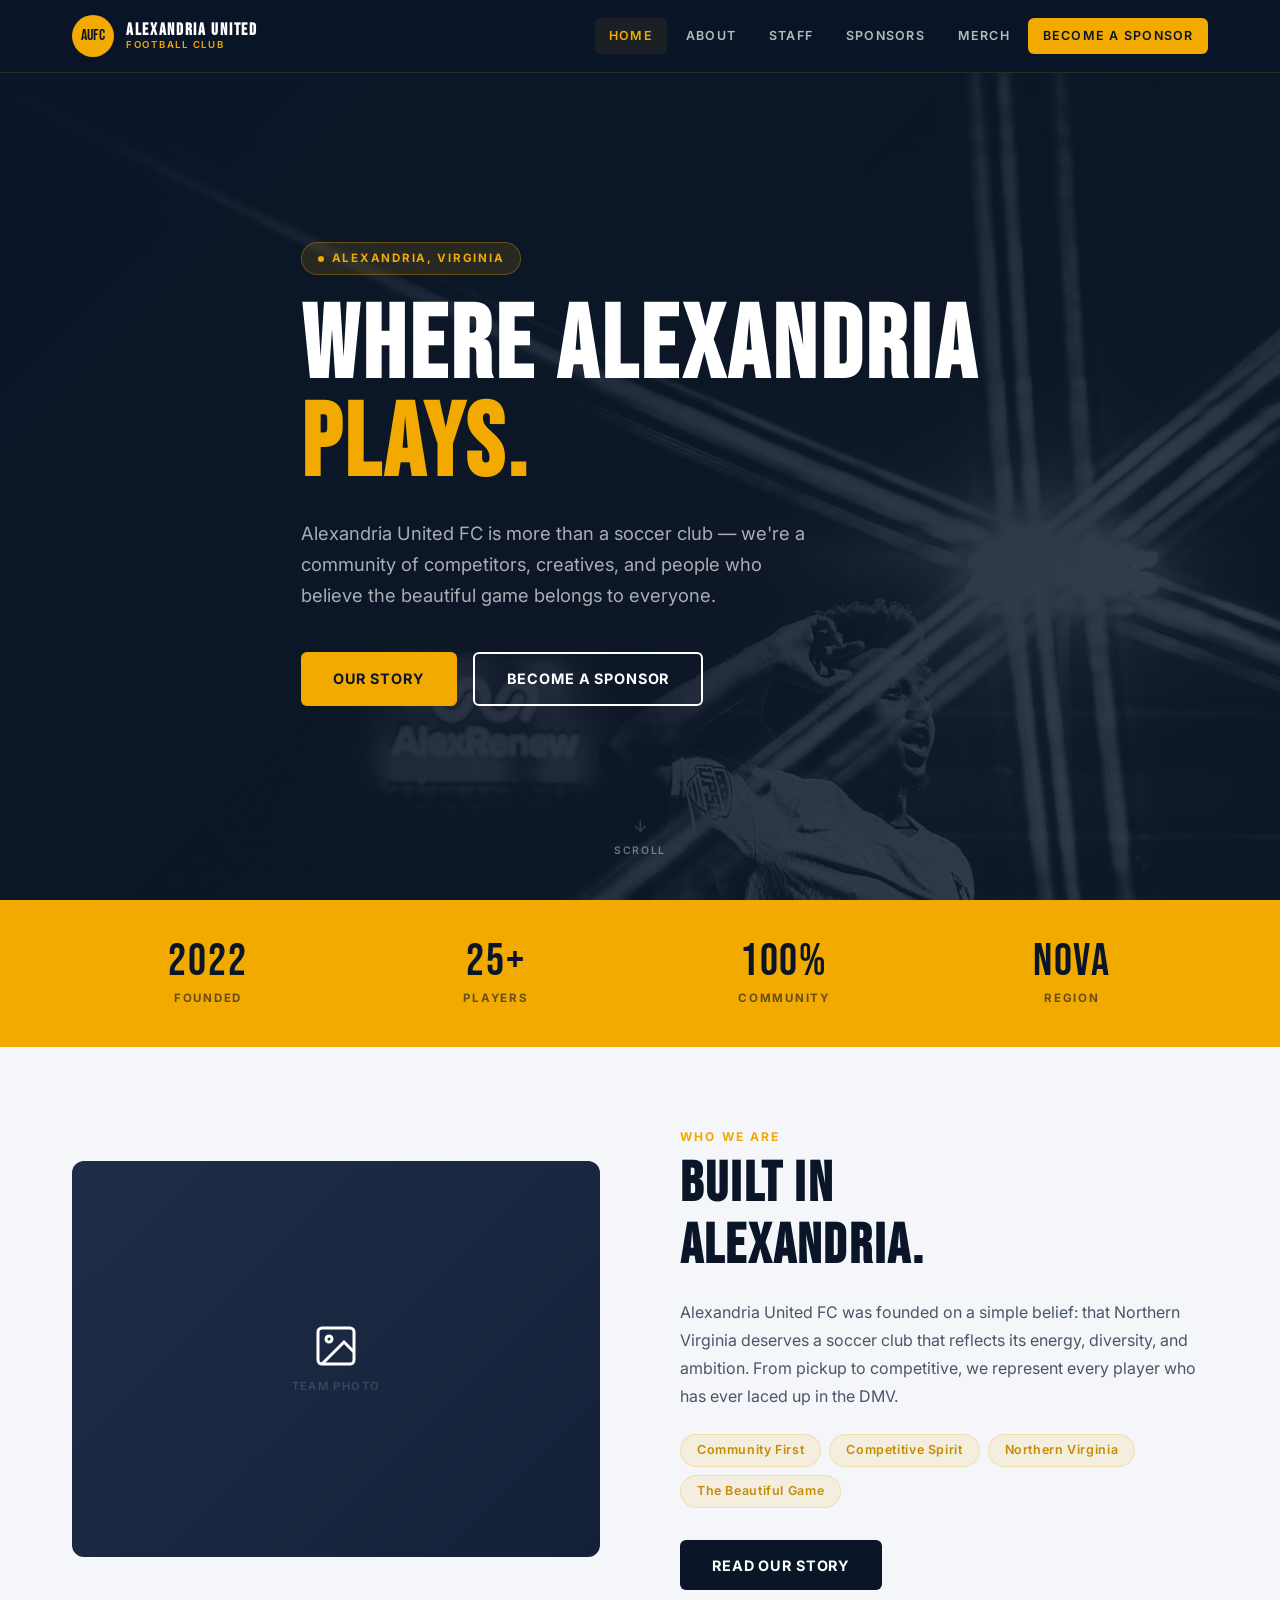
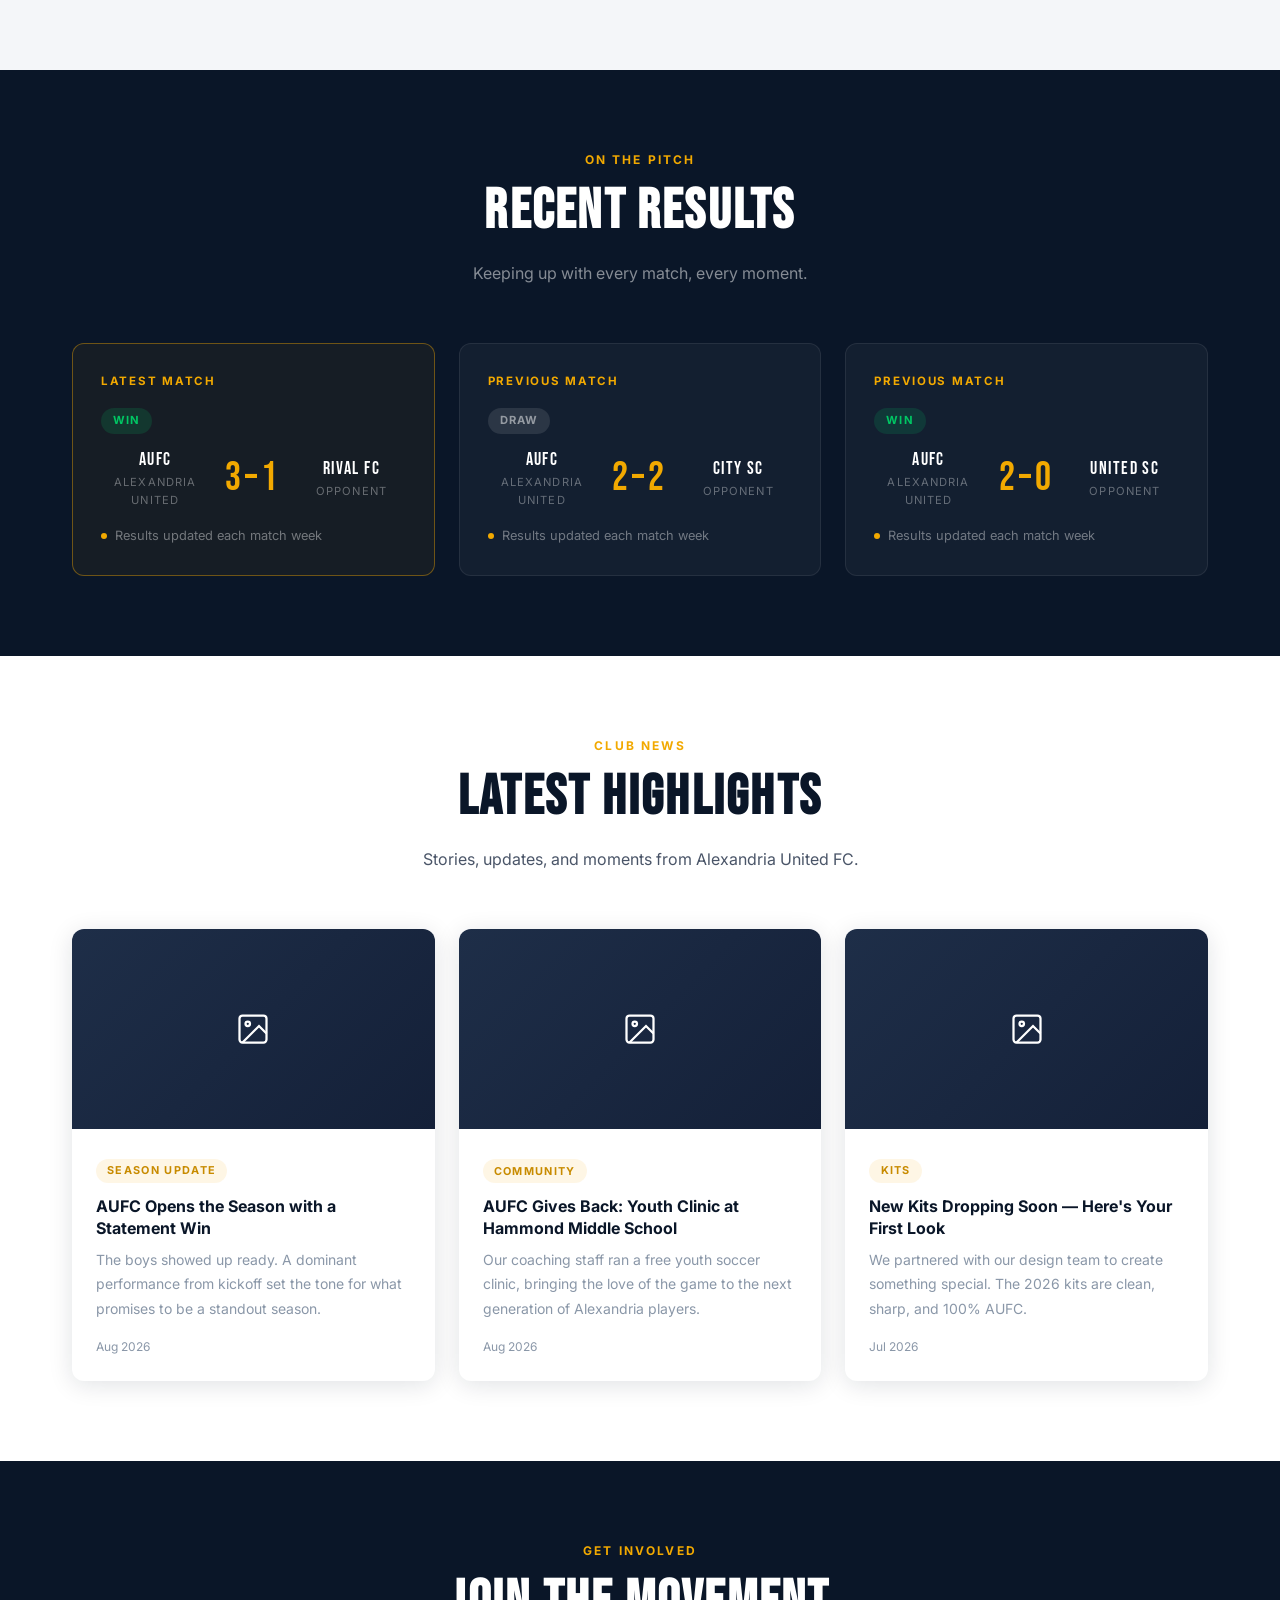
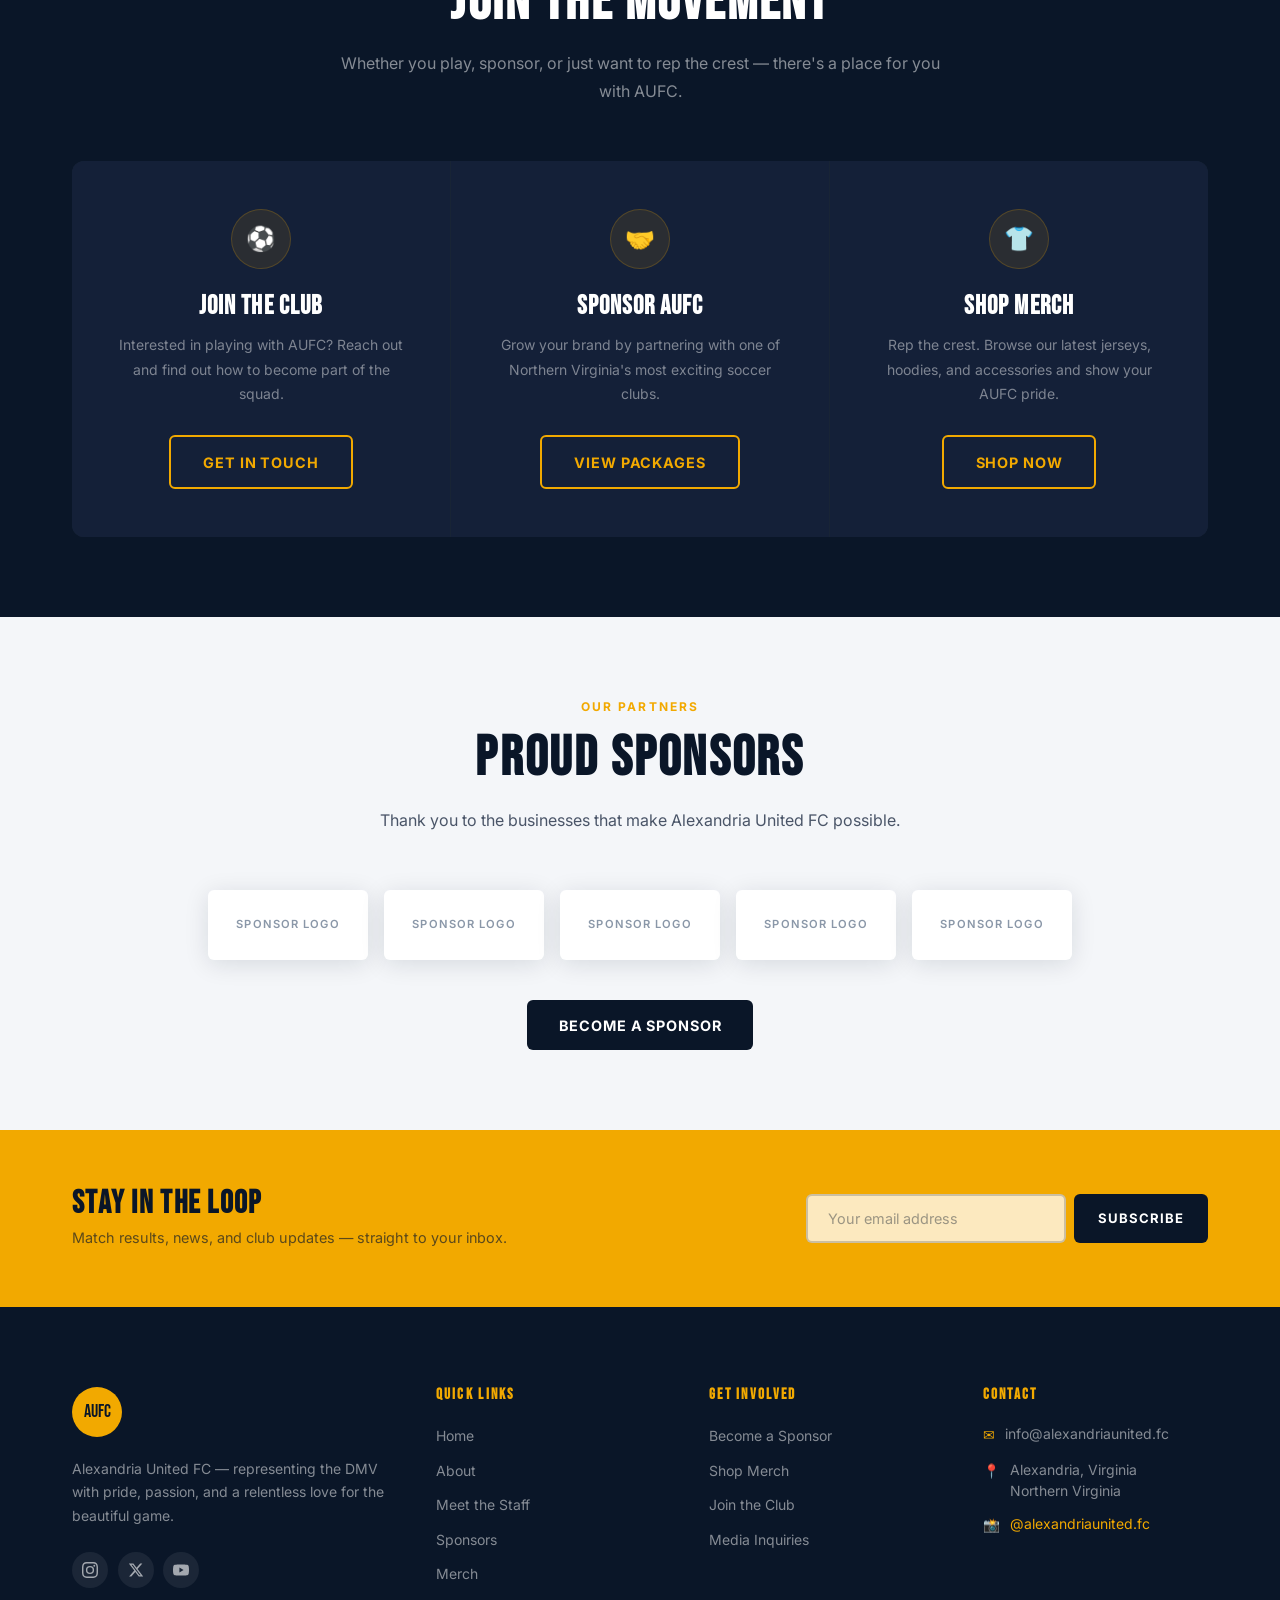
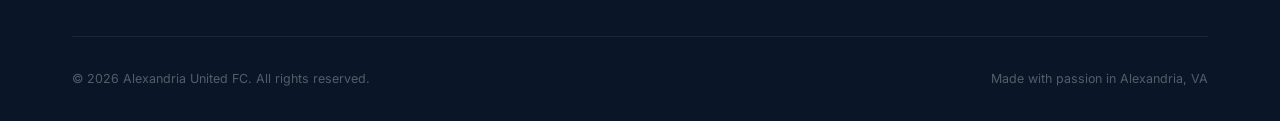
<file: index.html>
<!DOCTYPE html>
<html lang="en">
<head>
  <meta charset="UTF-8">
  <meta name="viewport" content="width=device-width, initial-scale=1.0">
  <title>Alexandria United FC</title>
  <link rel="stylesheet" href="styles.css">
  <style>
    /* ── HOME: Hero ── */
    .hero {
      min-height: 100vh;
      background: var(--navy);
      display: flex;
      align-items: center;
      position: relative;
      overflow: hidden;
    }
    /* Swap this background-image URL with your actual hero photo */
    .hero-bg {
      position: absolute;
      inset: 0;
      background-image: url('images/_R2A9013.jpg');
      background-size: cover;
      background-position: center top;
      opacity: 0.35;
    }
    .hero-overlay {
      position: absolute;
      inset: 0;
      background: linear-gradient(
        135deg,
        rgba(10,22,40,0.95) 0%,
        rgba(10,22,40,0.6) 50%,
        rgba(10,22,40,0.4) 100%
      );
    }
    .hero .container {
      position: relative;
      z-index: 1;
      padding-top: 7rem;
      padding-bottom: 4rem;
    }
    .hero-badge {
      display: inline-flex;
      align-items: center;
      gap: 0.5rem;
      background: rgba(242,169,0,0.12);
      border: 1px solid rgba(242,169,0,0.3);
      border-radius: 100px;
      padding: 0.4rem 1rem;
      font-size: 0.72rem;
      font-weight: 700;
      letter-spacing: 0.15em;
      text-transform: uppercase;
      color: var(--gold);
      margin-bottom: 1.5rem;
    }
    .hero-badge::before {
      content: '';
      width: 6px; height: 6px;
      background: var(--gold);
      border-radius: 50%;
    }
    .hero h1 {
      color: var(--white);
      max-width: 780px;
      line-height: 0.95;
      margin-bottom: 1.5rem;
    }
    .hero h1 .gold { color: var(--gold); }
    .hero-sub {
      font-size: 1.15rem;
      color: rgba(255,255,255,0.65);
      max-width: 520px;
      margin-bottom: 2.5rem;
      line-height: 1.7;
    }
    .hero-actions { display: flex; gap: 1rem; flex-wrap: wrap; }
    .hero-scroll {
      position: absolute;
      bottom: 2.5rem; left: 50%;
      transform: translateX(-50%);
      display: flex;
      flex-direction: column;
      align-items: center;
      gap: 0.5rem;
      color: rgba(255,255,255,0.4);
      font-size: 0.65rem;
      letter-spacing: 0.15em;
      text-transform: uppercase;
      font-weight: 600;
      z-index: 1;
      animation: bounce 2s infinite;
    }
    .hero-scroll svg { opacity: 0.4; }
    @keyframes bounce {
      0%, 100% { transform: translateX(-50%) translateY(0); }
      50%       { transform: translateX(-50%) translateY(6px); }
    }

    /* ── Stat Bar ── */
    .stat-bar {
      background: var(--gold);
      padding: 2rem 0;
    }
    .stat-bar-inner {
      display: grid;
      grid-template-columns: repeat(4, 1fr);
      gap: 1rem;
      text-align: center;
    }
    .stat-item { padding: 0.5rem; }
    .stat-num {
      font-family: 'Bebas Neue', sans-serif;
      font-size: 2.8rem;
      color: var(--navy);
      line-height: 1;
      letter-spacing: 0.04em;
    }
    .stat-label {
      font-size: 0.72rem;
      font-weight: 700;
      letter-spacing: 0.15em;
      text-transform: uppercase;
      color: rgba(10,22,40,0.6);
      margin-top: 0.25rem;
    }
    .stat-divider {
      width: 1px;
      background: rgba(10,22,40,0.15);
      align-self: stretch;
      margin: 0.5rem 0;
    }

    /* ── About teaser ── */
    .about-teaser {
      background: var(--off-white);
    }
    .about-grid {
      display: grid;
      grid-template-columns: 1fr 1fr;
      gap: 5rem;
      align-items: center;
    }
    .about-img {
      border-radius: var(--radius-lg);
      overflow: hidden;
      aspect-ratio: 4/3;
    }
    .about-img .photo-placeholder {
      width: 100%; height: 100%;
    }
    .about-content .section-label { margin-bottom: 0.5rem; }
    .about-content h2 { color: var(--navy); margin-bottom: 1.25rem; }
    .about-content p { margin-bottom: 1.5rem; }
    .about-tags { display: flex; flex-wrap: wrap; gap: 0.5rem; margin-bottom: 2rem; }
    .tag {
      padding: 0.35rem 1rem;
      background: rgba(242,169,0,0.1);
      border: 1px solid rgba(242,169,0,0.25);
      border-radius: 100px;
      font-size: 0.78rem;
      font-weight: 600;
      color: var(--gold-dark);
      letter-spacing: 0.05em;
    }

    /* ── Match Spotlight ── */
    .match-section { background: var(--navy); }
    .match-section .section-header h2 { color: var(--white); }
    .match-section .section-header p { color: rgba(255,255,255,0.5); }
    .matches-grid {
      display: grid;
      grid-template-columns: repeat(3, 1fr);
      gap: 1.5rem;
    }
    .match-card {
      background: rgba(255,255,255,0.04);
      border: 1px solid rgba(255,255,255,0.08);
      border-radius: var(--radius-lg);
      padding: 1.75rem;
      transition: all var(--transition);
    }
    .match-card:hover {
      background: rgba(255,255,255,0.07);
      border-color: rgba(242,169,0,0.3);
      transform: translateY(-4px);
    }
    .match-card.featured { border-color: rgba(242,169,0,0.4); background: rgba(242,169,0,0.05); }
    .match-date {
      font-size: 0.72rem;
      font-weight: 700;
      letter-spacing: 0.15em;
      text-transform: uppercase;
      color: var(--gold);
      margin-bottom: 1rem;
    }
    .match-teams {
      display: flex;
      align-items: center;
      justify-content: space-between;
      gap: 1rem;
      margin-bottom: 1rem;
    }
    .match-team { text-align: center; flex: 1; }
    .match-team-name {
      font-family: 'Bebas Neue', sans-serif;
      font-size: 1.1rem;
      letter-spacing: 0.08em;
      color: var(--white);
    }
    .match-team-sub {
      font-size: 0.7rem;
      color: rgba(255,255,255,0.35);
      text-transform: uppercase;
      letter-spacing: 0.1em;
    }
    .match-vs {
      font-family: 'Bebas Neue', sans-serif;
      font-size: 1.2rem;
      color: rgba(255,255,255,0.3);
      letter-spacing: 0.1em;
    }
    .match-score {
      font-family: 'Bebas Neue', sans-serif;
      font-size: 2.5rem;
      color: var(--gold);
      letter-spacing: 0.1em;
      line-height: 1;
    }
    .match-meta {
      font-size: 0.8rem;
      color: rgba(255,255,255,0.4);
      display: flex;
      align-items: center;
      gap: 0.5rem;
    }
    .match-meta::before {
      content: '';
      display: inline-block;
      width: 6px; height: 6px;
      background: var(--gold);
      border-radius: 50%;
    }
    .match-result {
      display: inline-block;
      padding: 0.25rem 0.75rem;
      border-radius: 100px;
      font-size: 0.7rem;
      font-weight: 700;
      letter-spacing: 0.1em;
      text-transform: uppercase;
      margin-bottom: 0.75rem;
    }
    .result-w { background: rgba(0,200,100,0.15); color: #00C864; }
    .result-l { background: rgba(255,60,60,0.15); color: #FF3C3C; }
    .result-d { background: rgba(255,255,255,0.1); color: rgba(255,255,255,0.5); }

    /* ── News ── */
    .news-grid {
      display: grid;
      grid-template-columns: repeat(3, 1fr);
      gap: 1.5rem;
    }
    .news-card { border-radius: var(--radius-lg); overflow: hidden; box-shadow: var(--shadow); background: white; transition: all var(--transition); }
    .news-card:hover { transform: translateY(-6px); box-shadow: var(--shadow-lg); }
    .news-img { aspect-ratio: 16/9; }
    .news-img .photo-placeholder { width: 100%; height: 100%; }
    .news-body { padding: 1.5rem; }
    .news-tag {
      display: inline-block;
      padding: 0.2rem 0.7rem;
      background: rgba(242,169,0,0.1);
      border-radius: 100px;
      font-size: 0.68rem;
      font-weight: 700;
      letter-spacing: 0.12em;
      text-transform: uppercase;
      color: var(--gold-dark);
      margin-bottom: 0.75rem;
    }
    .news-card h4 {
      font-family: 'Inter', sans-serif;
      font-size: 1rem;
      font-weight: 700;
      color: var(--navy);
      letter-spacing: 0;
      line-height: 1.4;
      margin-bottom: 0.5rem;
    }
    .news-card p { font-size: 0.875rem; color: var(--gray-mid); }
    .news-meta { display: flex; align-items: center; gap: 0.5rem; margin-top: 1rem; font-size: 0.75rem; color: var(--gray-mid); }
    .news-meta span { color: var(--gray-mid); }

    /* ── CTA Strip ── */
    .cta-strip { background: var(--navy); }
    .cta-grid {
      display: grid;
      grid-template-columns: repeat(3, 1fr);
      gap: 1px;
      background: rgba(255,255,255,0.06);
      border-radius: var(--radius-lg);
      overflow: hidden;
    }
    .cta-block {
      background: var(--navy-mid);
      padding: 3rem 2.5rem;
      text-align: center;
      transition: background var(--transition);
    }
    .cta-block:hover { background: var(--navy-light); }
    .cta-block .cta-icon {
      width: 60px; height: 60px;
      background: rgba(242,169,0,0.1);
      border: 1px solid rgba(242,169,0,0.2);
      border-radius: 50%;
      display: flex;
      align-items: center;
      justify-content: center;
      margin: 0 auto 1.5rem;
      font-size: 1.5rem;
    }
    .cta-block h3 { color: var(--white); font-size: 1.6rem; margin-bottom: 0.75rem; }
    .cta-block p { color: rgba(255,255,255,0.45); font-size: 0.875rem; margin-bottom: 1.75rem; }

    /* ── Sponsor teaser ── */
    .sponsor-teaser { background: var(--off-white); }
    .sponsor-logos {
      display: flex;
      flex-wrap: wrap;
      gap: 1rem;
      justify-content: center;
      align-items: center;
      margin-top: 2rem;
    }
    .sponsor-logo-box {
      width: 160px; height: 70px;
      background: white;
      border-radius: var(--radius);
      box-shadow: var(--shadow);
      display: flex;
      align-items: center;
      justify-content: center;
      font-size: 0.7rem;
      color: var(--gray-mid);
      letter-spacing: 0.1em;
      text-transform: uppercase;
      font-weight: 600;
      transition: all var(--transition);
    }
    .sponsor-logo-box:hover { transform: translateY(-3px); box-shadow: var(--shadow-lg); }

    /* Responsive */
    @media (max-width: 900px) {
      .about-grid { grid-template-columns: 1fr; gap: 2.5rem; }
      .matches-grid { grid-template-columns: 1fr; }
      .news-grid { grid-template-columns: 1fr 1fr; }
      .cta-grid { grid-template-columns: 1fr; }
      .stat-bar-inner { grid-template-columns: repeat(2, 1fr); }
    }
    @media (max-width: 600px) {
      .news-grid { grid-template-columns: 1fr; }
      .hero h1 { font-size: clamp(2.8rem, 11vw, 5rem); }
    }
  </style>
</head>
<body>

<!-- ══ NAV ══════════════════════════════════════════════ -->
<nav>
  <div class="nav-inner">
    <a href="index.html" class="nav-logo">
      <div class="logo-mark"><span>AUFC</span></div>
      <div class="logo-text">
        <strong>Alexandria United</strong>
        <small>Football Club</small>
      </div>
    </a>
    <div class="nav-links">
      <a href="index.html" class="active">Home</a>
      <a href="about.html">About</a>
      <a href="staff.html">Staff</a>
      <a href="sponsors.html">Sponsors</a>
      <a href="merch.html">Merch</a>
      <a href="sponsors.html" class="nav-cta">Become a Sponsor</a>
    </div>
    <button class="nav-hamburger" onclick="document.querySelector('.mobile-menu').classList.toggle('open')" aria-label="Menu">
      <span></span><span></span><span></span>
    </button>
  </div>
</nav>
<div class="mobile-menu">
  <a href="index.html">Home</a>
  <a href="about.html">About</a>
  <a href="staff.html">Staff</a>
  <a href="sponsors.html">Sponsors</a>
  <a href="merch.html">Merch</a>
  <a href="sponsors.html">Become a Sponsor</a>
</div>

<!-- ══ HERO ══════════════════════════════════════════════ -->
<section class="hero">
  <!-- Replace images/hero.jpg with your actual team photo -->
  <div class="hero-bg"></div>
  <div class="hero-overlay"></div>
  <div class="container">
    <div class="hero-badge">Alexandria, Virginia</div>
    <h1>Where Alexandria<br><span class="gold">Plays.</span></h1>
    <p class="hero-sub">Alexandria United FC is more than a soccer club — we're a community of competitors, creatives, and people who believe the beautiful game belongs to everyone.</p>
    <div class="hero-actions">
      <a href="about.html" class="btn btn-primary">Our Story</a>
      <a href="sponsors.html" class="btn btn-outline">Become a Sponsor</a>
    </div>
  </div>
  <div class="hero-scroll">
    <svg width="18" height="18" fill="none" stroke="currentColor" stroke-width="2" viewBox="0 0 24 24"><path d="M12 5v14M5 12l7 7 7-7"/></svg>
    Scroll
  </div>
</section>

<!-- ══ STAT BAR ═══════════════════════════════════════════ -->
<div class="stat-bar">
  <div class="container">
    <div class="stat-bar-inner">
      <div class="stat-item">
        <div class="stat-num">2022</div>
        <div class="stat-label">Founded</div>
      </div>
      <div class="stat-item">
        <div class="stat-num">25+</div>
        <div class="stat-label">Players</div>
      </div>
      <div class="stat-item">
        <div class="stat-num">100%</div>
        <div class="stat-label">Community</div>
      </div>
      <div class="stat-item">
        <div class="stat-num">NOVA</div>
        <div class="stat-label">Region</div>
      </div>
    </div>
  </div>
</div>

<!-- ══ ABOUT TEASER ══════════════════════════════════════ -->
<section class="about-teaser">
  <div class="container">
    <div class="about-grid">
      <div class="about-img">
        <!-- Replace with your team photo: <img src="images/team.jpg" alt="AUFC Team"> -->
        <div class="photo-placeholder" style="height:100%">
          <svg width="48" height="48" fill="none" stroke="white" stroke-width="1.5" viewBox="0 0 24 24"><rect x="3" y="3" width="18" height="18" rx="2"/><circle cx="8.5" cy="8.5" r="1.5"/><path d="M21 15l-5-5L5 21"/></svg>
          <span>Team Photo</span>
        </div>
      </div>
      <div class="about-content">
        <span class="section-label">Who We Are</span>
        <h2>Built in<br>Alexandria.</h2>
        <p>Alexandria United FC was founded on a simple belief: that Northern Virginia deserves a soccer club that reflects its energy, diversity, and ambition. From pickup to competitive, we represent every player who has ever laced up in the DMV.</p>
        <div class="about-tags">
          <span class="tag">Community First</span>
          <span class="tag">Competitive Spirit</span>
          <span class="tag">Northern Virginia</span>
          <span class="tag">The Beautiful Game</span>
        </div>
        <a href="about.html" class="btn btn-navy">Read Our Story</a>
      </div>
    </div>
  </div>
</section>

<!-- ══ MATCH RESULTS ══════════════════════════════════════ -->
<section class="match-section">
  <div class="container">
    <div class="section-header">
      <span class="section-label">On the Pitch</span>
      <h2>Recent Results</h2>
      <p style="color:rgba(255,255,255,0.5)">Keeping up with every match, every moment.</p>
    </div>
    <div class="matches-grid">
      <div class="match-card featured">
        <div class="match-date">Latest Match</div>
        <span class="match-result result-w">Win</span>
        <div class="match-teams">
          <div class="match-team">
            <div class="match-team-name">AUFC</div>
            <div class="match-team-sub">Alexandria United</div>
          </div>
          <div>
            <div class="match-score">3–1</div>
          </div>
          <div class="match-team">
            <div class="match-team-name">Rival FC</div>
            <div class="match-team-sub">Opponent</div>
          </div>
        </div>
        <div class="match-meta">Results updated each match week</div>
      </div>
      <div class="match-card">
        <div class="match-date">Previous Match</div>
        <span class="match-result result-d">Draw</span>
        <div class="match-teams">
          <div class="match-team">
            <div class="match-team-name">AUFC</div>
            <div class="match-team-sub">Alexandria United</div>
          </div>
          <div>
            <div class="match-score">2–2</div>
          </div>
          <div class="match-team">
            <div class="match-team-name">City SC</div>
            <div class="match-team-sub">Opponent</div>
          </div>
        </div>
        <div class="match-meta">Results updated each match week</div>
      </div>
      <div class="match-card">
        <div class="match-date">Previous Match</div>
        <span class="match-result result-w">Win</span>
        <div class="match-teams">
          <div class="match-team">
            <div class="match-team-name">AUFC</div>
            <div class="match-team-sub">Alexandria United</div>
          </div>
          <div>
            <div class="match-score">2–0</div>
          </div>
          <div class="match-team">
            <div class="match-team-name">United SC</div>
            <div class="match-team-sub">Opponent</div>
          </div>
        </div>
        <div class="match-meta">Results updated each match week</div>
      </div>
    </div>
  </div>
</section>

<!-- ══ NEWS / HIGHLIGHTS ══════════════════════════════════ -->
<section>
  <div class="container">
    <div class="section-header">
      <span class="section-label">Club News</span>
      <h2>Latest Highlights</h2>
      <p>Stories, updates, and moments from Alexandria United FC.</p>
    </div>
    <div class="news-grid">
      <div class="news-card">
        <div class="news-img">
          <!-- Replace with actual image -->
          <div class="photo-placeholder" style="height:200px">
            <svg width="36" height="36" fill="none" stroke="white" stroke-width="1.5" viewBox="0 0 24 24"><rect x="3" y="3" width="18" height="18" rx="2"/><circle cx="8.5" cy="8.5" r="1.5"/><path d="M21 15l-5-5L5 21"/></svg>
          </div>
        </div>
        <div class="news-body">
          <span class="news-tag">Season Update</span>
          <h4>AUFC Opens the Season with a Statement Win</h4>
          <p>The boys showed up ready. A dominant performance from kickoff set the tone for what promises to be a standout season.</p>
          <div class="news-meta"><span>Aug 2026</span></div>
        </div>
      </div>
      <div class="news-card">
        <div class="news-img">
          <div class="photo-placeholder" style="height:200px">
            <svg width="36" height="36" fill="none" stroke="white" stroke-width="1.5" viewBox="0 0 24 24"><rect x="3" y="3" width="18" height="18" rx="2"/><circle cx="8.5" cy="8.5" r="1.5"/><path d="M21 15l-5-5L5 21"/></svg>
          </div>
        </div>
        <div class="news-body">
          <span class="news-tag">Community</span>
          <h4>AUFC Gives Back: Youth Clinic at Hammond Middle School</h4>
          <p>Our coaching staff ran a free youth soccer clinic, bringing the love of the game to the next generation of Alexandria players.</p>
          <div class="news-meta"><span>Aug 2026</span></div>
        </div>
      </div>
      <div class="news-card">
        <div class="news-img">
          <div class="photo-placeholder" style="height:200px">
            <svg width="36" height="36" fill="none" stroke="white" stroke-width="1.5" viewBox="0 0 24 24"><rect x="3" y="3" width="18" height="18" rx="2"/><circle cx="8.5" cy="8.5" r="1.5"/><path d="M21 15l-5-5L5 21"/></svg>
          </div>
        </div>
        <div class="news-body">
          <span class="news-tag">Kits</span>
          <h4>New Kits Dropping Soon — Here's Your First Look</h4>
          <p>We partnered with our design team to create something special. The 2026 kits are clean, sharp, and 100% AUFC.</p>
          <div class="news-meta"><span>Jul 2026</span></div>
        </div>
      </div>
    </div>
  </div>
</section>

<!-- ══ CTA STRIP ══════════════════════════════════════════ -->
<section class="cta-strip">
  <div class="container">
    <div class="section-header">
      <span class="section-label">Get Involved</span>
      <h2 style="color:white">Join the Movement</h2>
      <p style="color:rgba(255,255,255,0.5)">Whether you play, sponsor, or just want to rep the crest — there's a place for you with AUFC.</p>
    </div>
    <div class="cta-grid">
      <div class="cta-block">
        <div class="cta-icon">⚽</div>
        <h3>Join the Club</h3>
        <p>Interested in playing with AUFC? Reach out and find out how to become part of the squad.</p>
        <a href="mailto:info@alexandriaunited.fc" class="btn btn-gold-outline">Get in Touch</a>
      </div>
      <div class="cta-block">
        <div class="cta-icon">🤝</div>
        <h3>Sponsor AUFC</h3>
        <p>Grow your brand by partnering with one of Northern Virginia's most exciting soccer clubs.</p>
        <a href="sponsors.html" class="btn btn-gold-outline">View Packages</a>
      </div>
      <div class="cta-block">
        <div class="cta-icon">👕</div>
        <h3>Shop Merch</h3>
        <p>Rep the crest. Browse our latest jerseys, hoodies, and accessories and show your AUFC pride.</p>
        <a href="merch.html" class="btn btn-gold-outline">Shop Now</a>
      </div>
    </div>
  </div>
</section>

<!-- ══ SPONSOR TEASER ═════════════════════════════════════ -->
<section class="sponsor-teaser">
  <div class="container">
    <div class="section-header">
      <span class="section-label">Our Partners</span>
      <h2>Proud Sponsors</h2>
      <p>Thank you to the businesses that make Alexandria United FC possible.</p>
    </div>
    <div class="sponsor-logos">
      <div class="sponsor-logo-box">Sponsor Logo</div>
      <div class="sponsor-logo-box">Sponsor Logo</div>
      <div class="sponsor-logo-box">Sponsor Logo</div>
      <div class="sponsor-logo-box">Sponsor Logo</div>
      <div class="sponsor-logo-box">Sponsor Logo</div>
    </div>
    <div style="text-align:center; margin-top:2.5rem;">
      <a href="sponsors.html" class="btn btn-navy">Become a Sponsor</a>
    </div>
  </div>
</section>

<!-- ══ NEWSLETTER ═════════════════════════════════════════ -->
<div class="newsletter-strip">
  <div class="container">
    <div class="newsletter-inner">
      <div>
        <h3>Stay in the Loop</h3>
        <p>Match results, news, and club updates — straight to your inbox.</p>
      </div>
      <form class="newsletter-form" onsubmit="return false;">
        <input type="email" placeholder="Your email address">
        <button type="submit">Subscribe</button>
      </form>
    </div>
  </div>
</div>

<!-- ══ FOOTER ═════════════════════════════════════════════ -->
<footer>
  <div class="container">
    <div class="footer-top">
      <div class="footer-brand">
        <div class="logo-mark"><span>AUFC</span></div>
        <p>Alexandria United FC — representing the DMV with pride, passion, and a relentless love for the beautiful game.</p>
        <div class="footer-socials">
          <a href="https://www.instagram.com/alexandriaunited.fc/" target="_blank" title="Instagram">
            <svg width="16" height="16" fill="currentColor" viewBox="0 0 24 24"><path d="M12 2.163c3.204 0 3.584.012 4.85.07 3.252.148 4.771 1.691 4.919 4.919.058 1.265.069 1.645.069 4.849 0 3.205-.012 3.584-.069 4.849-.149 3.225-1.664 4.771-4.919 4.919-1.266.058-1.644.07-4.85.07-3.204 0-3.584-.012-4.849-.07-3.26-.149-4.771-1.699-4.919-4.92-.058-1.265-.07-1.644-.07-4.849 0-3.204.013-3.583.07-4.849.149-3.227 1.664-4.771 4.919-4.919 1.266-.057 1.645-.069 4.849-.069zM12 0C8.741 0 8.333.014 7.053.072 2.695.272.273 2.69.073 7.052.014 8.333 0 8.741 0 12c0 3.259.014 3.668.072 4.948.2 4.358 2.618 6.78 6.98 6.98C8.333 23.986 8.741 24 12 24c3.259 0 3.668-.014 4.948-.072 4.354-.2 6.782-2.618 6.979-6.98.059-1.28.073-1.689.073-4.948 0-3.259-.014-3.667-.072-4.947-.196-4.354-2.617-6.78-6.979-6.98C15.668.014 15.259 0 12 0zm0 5.838a6.162 6.162 0 100 12.324 6.162 6.162 0 000-12.324zM12 16a4 4 0 110-8 4 4 0 010 8zm6.406-11.845a1.44 1.44 0 100 2.881 1.44 1.44 0 000-2.881z"/></svg>
          </a>
          <a href="#" title="Twitter/X">
            <svg width="16" height="16" fill="currentColor" viewBox="0 0 24 24"><path d="M18.244 2.25h3.308l-7.227 8.26 8.502 11.24H16.17l-5.214-6.817L4.99 21.75H1.68l7.73-8.835L1.254 2.25H8.08l4.713 6.231zm-1.161 17.52h1.833L7.084 4.126H5.117z"/></svg>
          </a>
          <a href="#" title="YouTube">
            <svg width="16" height="16" fill="currentColor" viewBox="0 0 24 24"><path d="M23.495 6.205a3.007 3.007 0 00-2.088-2.088c-1.87-.501-9.396-.501-9.396-.501s-7.507-.01-9.396.501A3.007 3.007 0 00.527 6.205a31.247 31.247 0 00-.522 5.805 31.247 31.247 0 00.522 5.783 3.007 3.007 0 002.088 2.088c1.868.502 9.396.502 9.396.502s7.506 0 9.396-.502a3.007 3.007 0 002.088-2.088 31.247 31.247 0 00.5-5.783 31.247 31.247 0 00-.5-5.805zM9.609 15.601V8.408l6.264 3.602z"/></svg>
          </a>
        </div>
      </div>
      <div class="footer-col">
        <h5>Quick Links</h5>
        <ul>
          <li><a href="index.html">Home</a></li>
          <li><a href="about.html">About</a></li>
          <li><a href="staff.html">Meet the Staff</a></li>
          <li><a href="sponsors.html">Sponsors</a></li>
          <li><a href="merch.html">Merch</a></li>
        </ul>
      </div>
      <div class="footer-col">
        <h5>Get Involved</h5>
        <ul>
          <li><a href="sponsors.html">Become a Sponsor</a></li>
          <li><a href="merch.html">Shop Merch</a></li>
          <li><a href="mailto:info@alexandriaunited.fc">Join the Club</a></li>
          <li><a href="mailto:taylor.memon@gmail.com">Media Inquiries</a></li>
        </ul>
      </div>
      <div class="footer-col">
        <h5>Contact</h5>
        <div class="contact-item">
          <span class="ci-icon">✉</span>
          <span>info@alexandriaunited.fc</span>
        </div>
        <div class="contact-item">
          <span class="ci-icon">📍</span>
          <span>Alexandria, Virginia<br>Northern Virginia</span>
        </div>
        <div class="contact-item">
          <span class="ci-icon">📸</span>
          <span><a href="https://www.instagram.com/alexandriaunited.fc/" target="_blank" style="color:var(--gold)">@alexandriaunited.fc</a></span>
        </div>
      </div>
    </div>
    <div class="footer-bottom">
      <span>&copy; 2026 Alexandria United FC. All rights reserved.</span>
      <span>Made with passion in Alexandria, VA</span>
    </div>
  </div>
</footer>

</body>
</html>
</file>
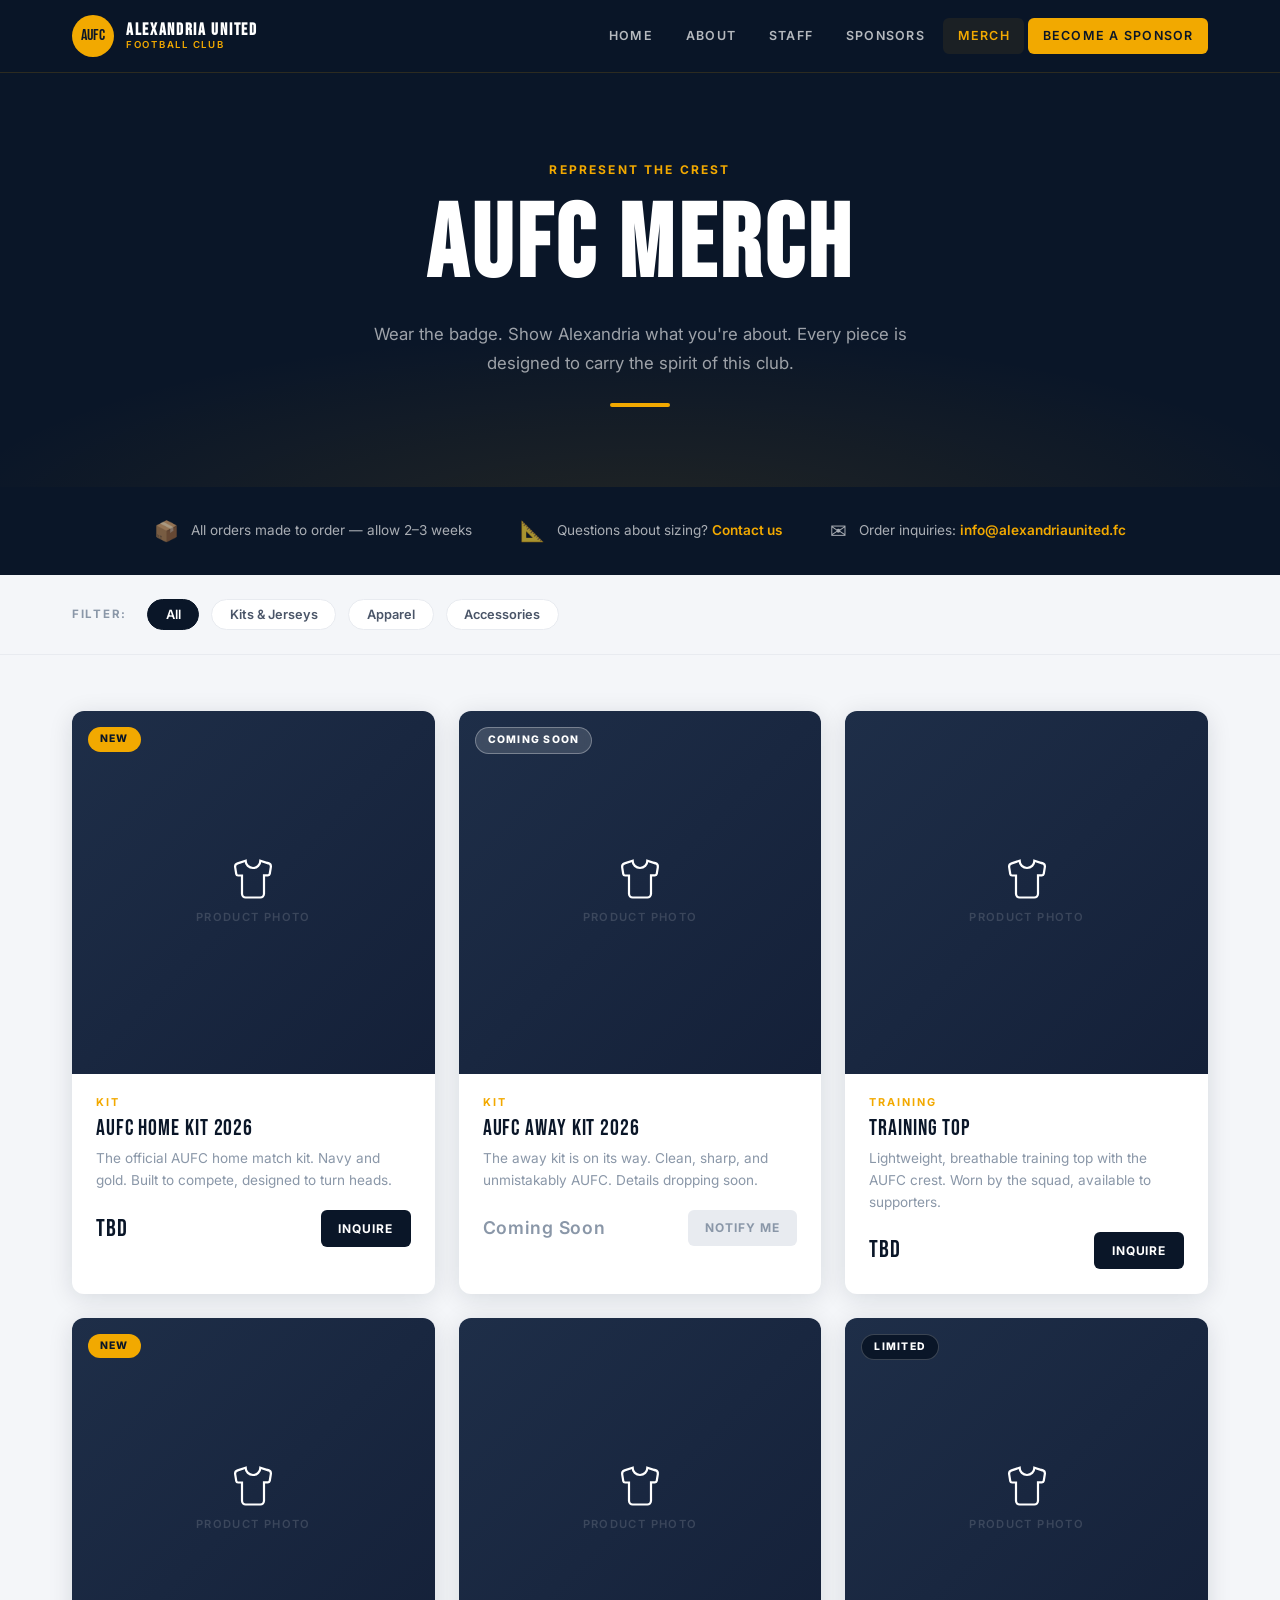
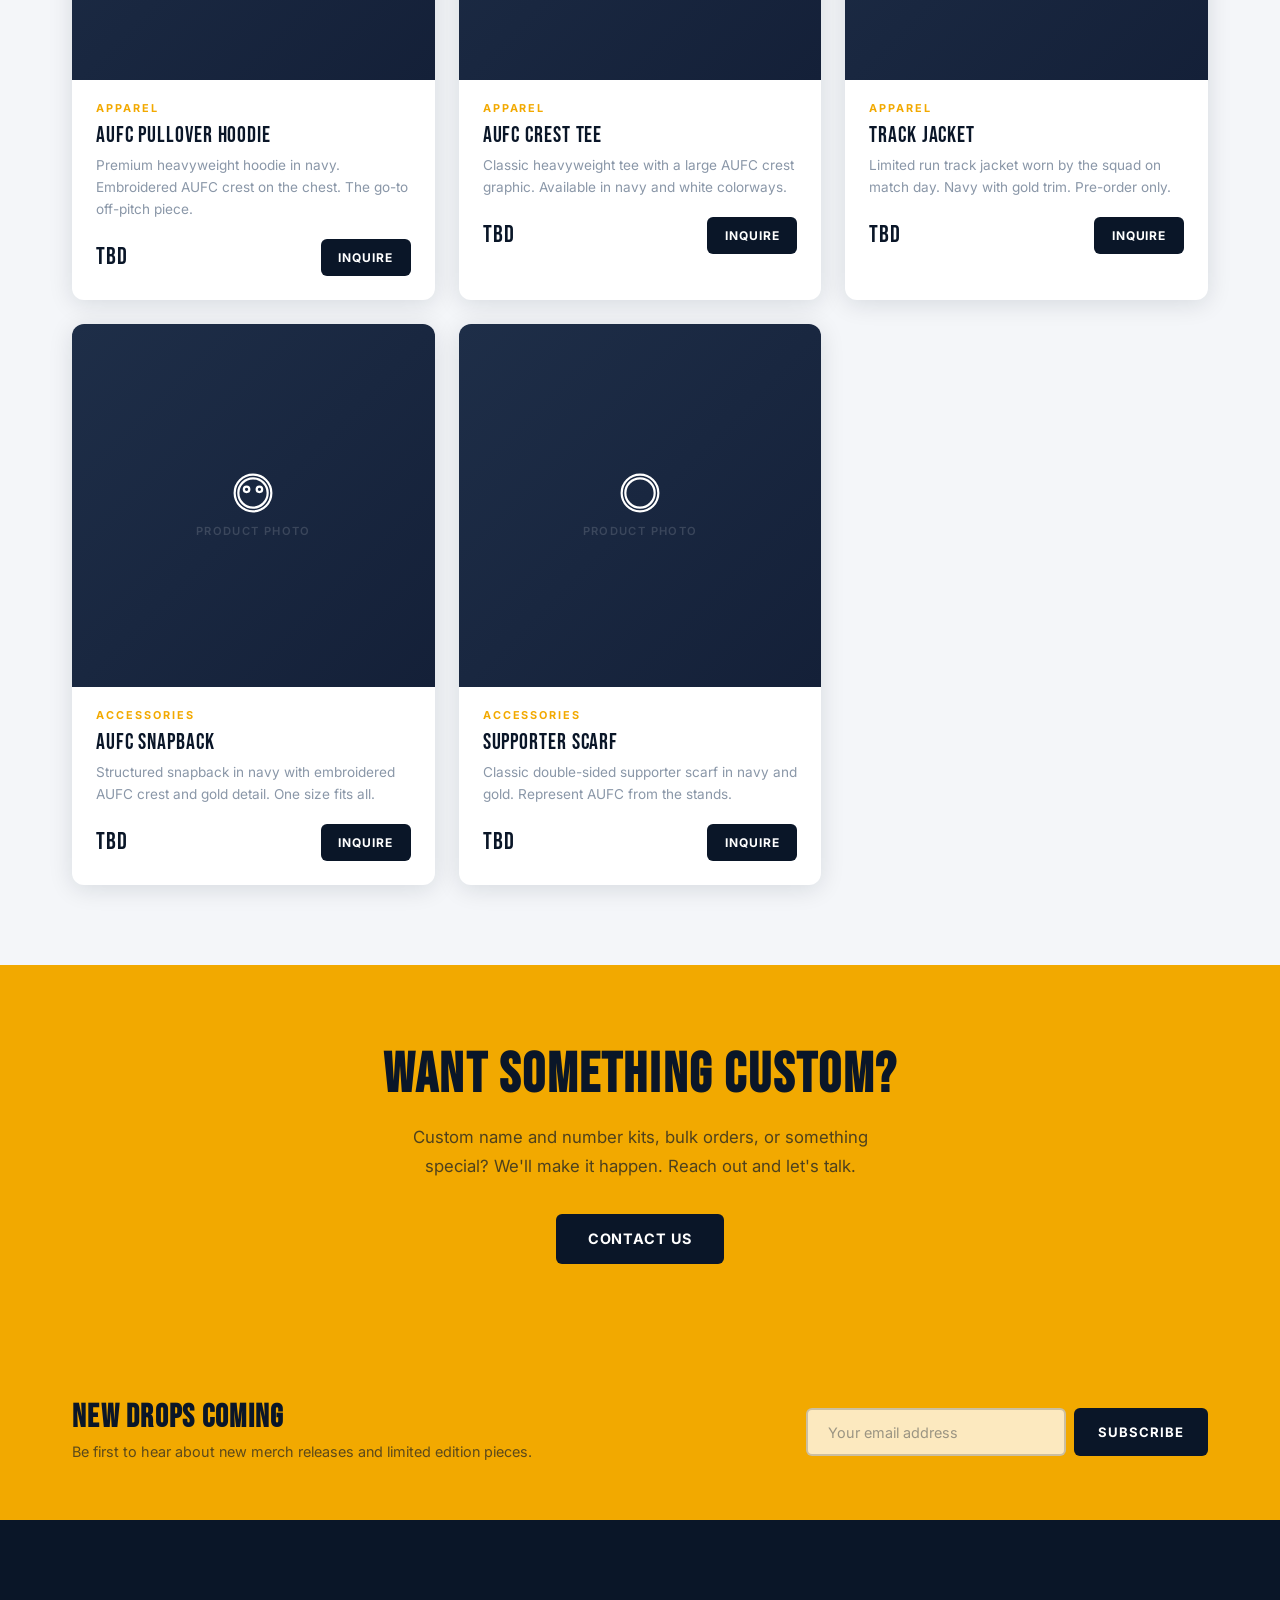
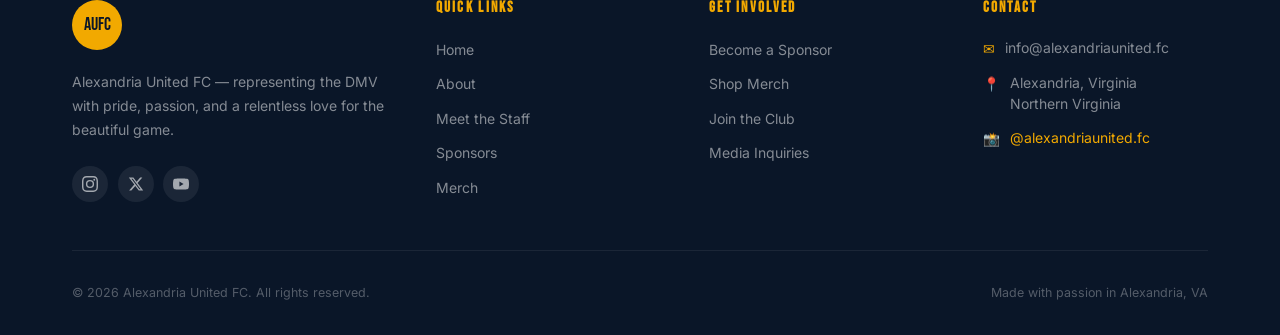
<file: merch.html>
<!DOCTYPE html>
<html lang="en">
<head>
  <meta charset="UTF-8">
  <meta name="viewport" content="width=device-width, initial-scale=1.0">
  <title>Merch — Alexandria United FC</title>
  <link rel="stylesheet" href="styles.css">
  <style>
    /* ── Filter bar ── */
    .filter-bar { background: var(--off-white); padding: 1.5rem 0; border-bottom: 1px solid var(--gray-light); }
    .filter-inner {
      display: flex;
      align-items: center;
      gap: 0.75rem;
      flex-wrap: wrap;
    }
    .filter-label {
      font-size: 0.72rem;
      font-weight: 700;
      letter-spacing: 0.15em;
      text-transform: uppercase;
      color: var(--gray-mid);
      margin-right: 0.5rem;
    }
    .filter-btn {
      padding: 0.45rem 1.1rem;
      border-radius: 100px;
      border: 1.5px solid var(--gray-light);
      font-size: 0.8rem;
      font-weight: 600;
      color: var(--gray-dark);
      background: var(--white);
      transition: all var(--transition);
      cursor: pointer;
    }
    .filter-btn:hover,
    .filter-btn.active {
      border-color: var(--navy);
      background: var(--navy);
      color: var(--white);
    }

    /* ── Product grid ── */
    .products-section { background: var(--off-white); padding: 3.5rem 0 5rem; }
    .products-grid {
      display: grid;
      grid-template-columns: repeat(auto-fill, minmax(280px, 1fr));
      gap: 1.5rem;
    }

    /* ── Product card ── */
    .product-card {
      background: var(--white);
      border-radius: var(--radius-lg);
      overflow: hidden;
      box-shadow: var(--shadow);
      transition: all var(--transition);
    }
    .product-card:hover { transform: translateY(-6px); box-shadow: var(--shadow-lg); }
    .product-img {
      aspect-ratio: 1/1;
      overflow: hidden;
      position: relative;
      background: linear-gradient(135deg, var(--navy-light) 0%, var(--navy-mid) 100%);
    }
    .product-img img { width: 100%; height: 100%; object-fit: cover; transition: transform 0.4s ease; }
    .product-img:hover img { transform: scale(1.04); }
    .product-badge {
      position: absolute;
      top: 1rem; left: 1rem;
      padding: 0.25rem 0.75rem;
      border-radius: 100px;
      font-size: 0.65rem;
      font-weight: 800;
      letter-spacing: 0.12em;
      text-transform: uppercase;
      z-index: 1;
    }
    .badge-new { background: var(--gold); color: var(--navy); }
    .badge-limited { background: var(--navy); color: var(--white); border: 1px solid rgba(255,255,255,0.2); }
    .badge-coming { background: rgba(255,255,255,0.15); backdrop-filter: blur(4px); color: var(--white); border: 1px solid rgba(255,255,255,0.3); }

    .product-body { padding: 1.25rem 1.5rem 1.5rem; }
    .product-cat {
      font-size: 0.68rem;
      font-weight: 700;
      letter-spacing: 0.18em;
      text-transform: uppercase;
      color: var(--gold);
      margin-bottom: 0.4rem;
    }
    .product-name {
      font-family: 'Bebas Neue', sans-serif;
      font-size: 1.4rem;
      letter-spacing: 0.04em;
      color: var(--navy);
      margin-bottom: 0.4rem;
      line-height: 1.1;
    }
    .product-desc {
      font-size: 0.85rem;
      color: var(--gray-mid);
      line-height: 1.6;
      margin-bottom: 1.1rem;
    }
    .product-footer {
      display: flex;
      align-items: center;
      justify-content: space-between;
    }
    .product-price {
      font-family: 'Bebas Neue', sans-serif;
      font-size: 1.5rem;
      color: var(--navy);
      letter-spacing: 0.04em;
    }
    .product-price.tbd { font-size: 1.1rem; color: var(--gray-mid); font-family: 'Inter', sans-serif; font-weight: 600; }
    .product-cta {
      padding: 0.55rem 1.1rem;
      background: var(--navy);
      color: white;
      border-radius: var(--radius);
      font-size: 0.75rem;
      font-weight: 700;
      letter-spacing: 0.08em;
      text-transform: uppercase;
      transition: all var(--transition);
      display: inline-block;
    }
    .product-cta:hover { background: var(--gold); color: var(--navy); transform: translateY(-2px); }
    .product-cta.coming { background: var(--gray-light); color: var(--gray-mid); cursor: default; }
    .product-cta.coming:hover { background: var(--gray-light); color: var(--gray-mid); transform: none; }

    /* ── Sizing note ── */
    .sizing-strip {
      background: var(--navy);
      padding: 1.75rem 0;
    }
    .sizing-inner {
      display: flex;
      align-items: center;
      justify-content: center;
      gap: 3rem;
      flex-wrap: wrap;
      text-align: center;
    }
    .sizing-item {
      display: flex;
      align-items: center;
      gap: 0.75rem;
    }
    .sizing-item .s-icon { font-size: 1.25rem; }
    .sizing-item span { font-size: 0.85rem; color: rgba(255,255,255,0.65); }
    .sizing-item a { color: var(--gold); font-weight: 600; }

    /* ── Custom order CTA ── */
    .custom-section {
      background: var(--gold);
      padding: 5rem 0;
      text-align: center;
    }
    .custom-section h2 { color: var(--navy); margin-bottom: 1rem; }
    .custom-section p { color: rgba(10,22,40,0.7); max-width: 500px; margin: 0 auto 2rem; font-size: 1.05rem; }

    @media (max-width: 768px) {
      .products-grid { grid-template-columns: repeat(2, 1fr); }
      .sizing-inner { gap: 1.5rem; }
    }
    @media (max-width: 480px) {
      .products-grid { grid-template-columns: 1fr; }
    }
  </style>
</head>
<body>

<!-- ══ NAV ══════════════════════════════════════════════ -->
<nav>
  <div class="nav-inner">
    <a href="index.html" class="nav-logo">
      <div class="logo-mark"><span>AUFC</span></div>
      <div class="logo-text">
        <strong>Alexandria United</strong>
        <small>Football Club</small>
      </div>
    </a>
    <div class="nav-links">
      <a href="index.html">Home</a>
      <a href="about.html">About</a>
      <a href="staff.html">Staff</a>
      <a href="sponsors.html">Sponsors</a>
      <a href="merch.html" class="active">Merch</a>
      <a href="sponsors.html" class="nav-cta">Become a Sponsor</a>
    </div>
    <button class="nav-hamburger" onclick="document.querySelector('.mobile-menu').classList.toggle('open')" aria-label="Menu">
      <span></span><span></span><span></span>
    </button>
  </div>
</nav>
<div class="mobile-menu">
  <a href="index.html">Home</a>
  <a href="about.html">About</a>
  <a href="staff.html">Staff</a>
  <a href="sponsors.html">Sponsors</a>
  <a href="merch.html">Merch</a>
  <a href="sponsors.html">Become a Sponsor</a>
</div>

<!-- ══ PAGE HERO ══════════════════════════════════════════ -->
<div class="page-hero">
  <div class="container">
    <span class="section-label">Represent the Crest</span>
    <h1>AUFC Merch</h1>
    <p>Wear the badge. Show Alexandria what you're about. Every piece is designed to carry the spirit of this club.</p>
    <div class="gold-line"></div>
  </div>
</div>

<!-- ══ SIZING STRIP ═══════════════════════════════════════ -->
<div class="sizing-strip">
  <div class="container">
    <div class="sizing-inner">
      <div class="sizing-item">
        <span class="s-icon">📦</span>
        <span>All orders made to order — allow 2–3 weeks</span>
      </div>
      <div class="sizing-item">
        <span class="s-icon">📐</span>
        <span>Questions about sizing? <a href="mailto:info@alexandriaunited.fc">Contact us</a></span>
      </div>
      <div class="sizing-item">
        <span class="s-icon">✉</span>
        <span>Order inquiries: <a href="mailto:info@alexandriaunited.fc">info@alexandriaunited.fc</a></span>
      </div>
    </div>
  </div>
</div>

<!-- ══ FILTER BAR ═════════════════════════════════════════ -->
<div class="filter-bar">
  <div class="container">
    <div class="filter-inner">
      <span class="filter-label">Filter:</span>
      <button class="filter-btn active" onclick="filterProducts('all', this)">All</button>
      <button class="filter-btn" onclick="filterProducts('kits', this)">Kits &amp; Jerseys</button>
      <button class="filter-btn" onclick="filterProducts('apparel', this)">Apparel</button>
      <button class="filter-btn" onclick="filterProducts('accessories', this)">Accessories</button>
    </div>
  </div>
</div>

<!-- ══ PRODUCTS ════════════════════════════════════════════ -->
<section class="products-section">
  <div class="container">
    <div class="products-grid" id="products-grid">

      <!-- HOME KIT -->
      <div class="product-card" data-cat="kits">
        <div class="product-img">
          <span class="product-badge badge-new">New</span>
          <!-- Replace with: <img src="images/merch/home-kit.jpg" alt="AUFC Home Kit"> -->
          <div class="photo-placeholder" style="height:100%">
            <svg width="44" height="44" fill="none" stroke="white" stroke-width="1.2" viewBox="0 0 24 24"><path d="M20.38 3.46 16 2a4 4 0 01-8 0L3.62 3.46a2 2 0 00-1.34 2.23l.58 3.57a1 1 0 00.99.84H6v10c0 1.1.9 2 2 2h8a2 2 0 002-2V10h2.15a1 1 0 00.99-.84l.58-3.57a2 2 0 00-1.34-2.23z"/></svg>
            <span>Product Photo</span>
          </div>
        </div>
        <div class="product-body">
          <div class="product-cat">Kit</div>
          <div class="product-name">AUFC Home Kit 2026</div>
          <p class="product-desc">The official AUFC home match kit. Navy and gold. Built to compete, designed to turn heads.</p>
          <div class="product-footer">
            <span class="product-price">TBD</span>
            <a href="mailto:info@alexandriaunited.fc?subject=Home Kit Inquiry" class="product-cta">Inquire</a>
          </div>
        </div>
      </div>

      <!-- AWAY KIT -->
      <div class="product-card" data-cat="kits">
        <div class="product-img">
          <span class="product-badge badge-coming">Coming Soon</span>
          <div class="photo-placeholder" style="height:100%">
            <svg width="44" height="44" fill="none" stroke="white" stroke-width="1.2" viewBox="0 0 24 24"><path d="M20.38 3.46 16 2a4 4 0 01-8 0L3.62 3.46a2 2 0 00-1.34 2.23l.58 3.57a1 1 0 00.99.84H6v10c0 1.1.9 2 2 2h8a2 2 0 002-2V10h2.15a1 1 0 00.99-.84l.58-3.57a2 2 0 00-1.34-2.23z"/></svg>
            <span>Product Photo</span>
          </div>
        </div>
        <div class="product-body">
          <div class="product-cat">Kit</div>
          <div class="product-name">AUFC Away Kit 2026</div>
          <p class="product-desc">The away kit is on its way. Clean, sharp, and unmistakably AUFC. Details dropping soon.</p>
          <div class="product-footer">
            <span class="product-price tbd">Coming Soon</span>
            <span class="product-cta coming">Notify Me</span>
          </div>
        </div>
      </div>

      <!-- TRAINING TOP -->
      <div class="product-card" data-cat="kits">
        <div class="product-img">
          <div class="photo-placeholder" style="height:100%">
            <svg width="44" height="44" fill="none" stroke="white" stroke-width="1.2" viewBox="0 0 24 24"><path d="M20.38 3.46 16 2a4 4 0 01-8 0L3.62 3.46a2 2 0 00-1.34 2.23l.58 3.57a1 1 0 00.99.84H6v10c0 1.1.9 2 2 2h8a2 2 0 002-2V10h2.15a1 1 0 00.99-.84l.58-3.57a2 2 0 00-1.34-2.23z"/></svg>
            <span>Product Photo</span>
          </div>
        </div>
        <div class="product-body">
          <div class="product-cat">Training</div>
          <div class="product-name">Training Top</div>
          <p class="product-desc">Lightweight, breathable training top with the AUFC crest. Worn by the squad, available to supporters.</p>
          <div class="product-footer">
            <span class="product-price">TBD</span>
            <a href="mailto:info@alexandriaunited.fc?subject=Training Top Inquiry" class="product-cta">Inquire</a>
          </div>
        </div>
      </div>

      <!-- HOODIE -->
      <div class="product-card" data-cat="apparel">
        <div class="product-img">
          <span class="product-badge badge-new">New</span>
          <div class="photo-placeholder" style="height:100%">
            <svg width="44" height="44" fill="none" stroke="white" stroke-width="1.2" viewBox="0 0 24 24"><path d="M20.38 3.46 16 2a4 4 0 01-8 0L3.62 3.46a2 2 0 00-1.34 2.23l.58 3.57a1 1 0 00.99.84H6v10c0 1.1.9 2 2 2h8a2 2 0 002-2V10h2.15a1 1 0 00.99-.84l.58-3.57a2 2 0 00-1.34-2.23z"/></svg>
            <span>Product Photo</span>
          </div>
        </div>
        <div class="product-body">
          <div class="product-cat">Apparel</div>
          <div class="product-name">AUFC Pullover Hoodie</div>
          <p class="product-desc">Premium heavyweight hoodie in navy. Embroidered AUFC crest on the chest. The go-to off-pitch piece.</p>
          <div class="product-footer">
            <span class="product-price">TBD</span>
            <a href="mailto:info@alexandriaunited.fc?subject=Hoodie Inquiry" class="product-cta">Inquire</a>
          </div>
        </div>
      </div>

      <!-- T-SHIRT -->
      <div class="product-card" data-cat="apparel">
        <div class="product-img">
          <div class="photo-placeholder" style="height:100%">
            <svg width="44" height="44" fill="none" stroke="white" stroke-width="1.2" viewBox="0 0 24 24"><path d="M20.38 3.46 16 2a4 4 0 01-8 0L3.62 3.46a2 2 0 00-1.34 2.23l.58 3.57a1 1 0 00.99.84H6v10c0 1.1.9 2 2 2h8a2 2 0 002-2V10h2.15a1 1 0 00.99-.84l.58-3.57a2 2 0 00-1.34-2.23z"/></svg>
            <span>Product Photo</span>
          </div>
        </div>
        <div class="product-body">
          <div class="product-cat">Apparel</div>
          <div class="product-name">AUFC Crest Tee</div>
          <p class="product-desc">Classic heavyweight tee with a large AUFC crest graphic. Available in navy and white colorways.</p>
          <div class="product-footer">
            <span class="product-price">TBD</span>
            <a href="mailto:info@alexandriaunited.fc?subject=Tee Inquiry" class="product-cta">Inquire</a>
          </div>
        </div>
      </div>

      <!-- TRACK JACKET -->
      <div class="product-card" data-cat="apparel">
        <div class="product-img">
          <span class="product-badge badge-limited">Limited</span>
          <div class="photo-placeholder" style="height:100%">
            <svg width="44" height="44" fill="none" stroke="white" stroke-width="1.2" viewBox="0 0 24 24"><path d="M20.38 3.46 16 2a4 4 0 01-8 0L3.62 3.46a2 2 0 00-1.34 2.23l.58 3.57a1 1 0 00.99.84H6v10c0 1.1.9 2 2 2h8a2 2 0 002-2V10h2.15a1 1 0 00.99-.84l.58-3.57a2 2 0 00-1.34-2.23z"/></svg>
            <span>Product Photo</span>
          </div>
        </div>
        <div class="product-body">
          <div class="product-cat">Apparel</div>
          <div class="product-name">Track Jacket</div>
          <p class="product-desc">Limited run track jacket worn by the squad on match day. Navy with gold trim. Pre-order only.</p>
          <div class="product-footer">
            <span class="product-price">TBD</span>
            <a href="mailto:info@alexandriaunited.fc?subject=Track Jacket Inquiry" class="product-cta">Inquire</a>
          </div>
        </div>
      </div>

      <!-- HAT -->
      <div class="product-card" data-cat="accessories">
        <div class="product-img">
          <div class="photo-placeholder" style="height:100%">
            <svg width="44" height="44" fill="none" stroke="white" stroke-width="1.2" viewBox="0 0 24 24"><path d="M12 2C6.48 2 2 6.48 2 12s4.48 10 10 10 10-4.48 10-10S17.52 2 12 2zm0 18c-4.41 0-8-3.59-8-8s3.59-8 8-8 8 3.59 8 8-3.59 8-8 8zm3.5-8.5c.83 0 1.5-.67 1.5-1.5S16.33 8.5 15.5 8.5 14 9.17 14 10s.67 1.5 1.5 1.5zm-7 0c.83 0 1.5-.67 1.5-1.5S9.33 8.5 8.5 8.5 7 9.17 7 10s.67 1.5 1.5 1.5z"/></svg>
            <span>Product Photo</span>
          </div>
        </div>
        <div class="product-body">
          <div class="product-cat">Accessories</div>
          <div class="product-name">AUFC Snapback</div>
          <p class="product-desc">Structured snapback in navy with embroidered AUFC crest and gold detail. One size fits all.</p>
          <div class="product-footer">
            <span class="product-price">TBD</span>
            <a href="mailto:info@alexandriaunited.fc?subject=Snapback Inquiry" class="product-cta">Inquire</a>
          </div>
        </div>
      </div>

      <!-- SCARF -->
      <div class="product-card" data-cat="accessories">
        <div class="product-img">
          <div class="photo-placeholder" style="height:100%">
            <svg width="44" height="44" fill="none" stroke="white" stroke-width="1.2" viewBox="0 0 24 24"><path d="M12 2C6.48 2 2 6.48 2 12s4.48 10 10 10 10-4.48 10-10S17.52 2 12 2zm0 18c-4.41 0-8-3.59-8-8s3.59-8 8-8 8 3.59 8 8-3.59 8-8 8z"/></svg>
            <span>Product Photo</span>
          </div>
        </div>
        <div class="product-body">
          <div class="product-cat">Accessories</div>
          <div class="product-name">Supporter Scarf</div>
          <p class="product-desc">Classic double-sided supporter scarf in navy and gold. Represent AUFC from the stands.</p>
          <div class="product-footer">
            <span class="product-price">TBD</span>
            <a href="mailto:info@alexandriaunited.fc?subject=Scarf Inquiry" class="product-cta">Inquire</a>
          </div>
        </div>
      </div>

    </div>
  </div>
</section>

<!-- ══ CUSTOM ORDER CTA ════════════════════════════════════ -->
<section class="custom-section">
  <div class="container">
    <h2>Want Something Custom?</h2>
    <p>Custom name and number kits, bulk orders, or something special? We'll make it happen. Reach out and let's talk.</p>
    <a href="mailto:info@alexandriaunited.fc?subject=Custom Order Inquiry" class="btn btn-navy">Contact Us</a>
  </div>
</section>

<!-- ══ NEWSLETTER ═════════════════════════════════════════ -->
<div class="newsletter-strip">
  <div class="container">
    <div class="newsletter-inner">
      <div>
        <h3>New Drops Coming</h3>
        <p>Be first to hear about new merch releases and limited edition pieces.</p>
      </div>
      <form class="newsletter-form" onsubmit="return false;">
        <input type="email" placeholder="Your email address">
        <button type="submit">Subscribe</button>
      </form>
    </div>
  </div>
</div>

<!-- ══ FOOTER ═════════════════════════════════════════════ -->
<footer>
  <div class="container">
    <div class="footer-top">
      <div class="footer-brand">
        <div class="logo-mark"><span>AUFC</span></div>
        <p>Alexandria United FC — representing the DMV with pride, passion, and a relentless love for the beautiful game.</p>
        <div class="footer-socials">
          <a href="https://www.instagram.com/alexandriaunited.fc/" target="_blank" title="Instagram">
            <svg width="16" height="16" fill="currentColor" viewBox="0 0 24 24"><path d="M12 2.163c3.204 0 3.584.012 4.85.07 3.252.148 4.771 1.691 4.919 4.919.058 1.265.069 1.645.069 4.849 0 3.205-.012 3.584-.069 4.849-.149 3.225-1.664 4.771-4.919 4.919-1.266.058-1.644.07-4.85.07-3.204 0-3.584-.012-4.849-.07-3.26-.149-4.771-1.699-4.919-4.92-.058-1.265-.07-1.644-.07-4.849 0-3.204.013-3.583.07-4.849.149-3.227 1.664-4.771 4.919-4.919 1.266-.057 1.645-.069 4.849-.069zM12 0C8.741 0 8.333.014 7.053.072 2.695.272.273 2.69.073 7.052.014 8.333 0 8.741 0 12c0 3.259.014 3.668.072 4.948.2 4.358 2.618 6.78 6.98 6.98C8.333 23.986 8.741 24 12 24c3.259 0 3.668-.014 4.948-.072 4.354-.2 6.782-2.618 6.979-6.98.059-1.28.073-1.689.073-4.948 0-3.259-.014-3.667-.072-4.947-.196-4.354-2.617-6.78-6.979-6.98C15.668.014 15.259 0 12 0zm0 5.838a6.162 6.162 0 100 12.324 6.162 6.162 0 000-12.324zM12 16a4 4 0 110-8 4 4 0 010 8zm6.406-11.845a1.44 1.44 0 100 2.881 1.44 1.44 0 000-2.881z"/></svg>
          </a>
          <a href="#" title="Twitter/X">
            <svg width="16" height="16" fill="currentColor" viewBox="0 0 24 24"><path d="M18.244 2.25h3.308l-7.227 8.26 8.502 11.24H16.17l-5.214-6.817L4.99 21.75H1.68l7.73-8.835L1.254 2.25H8.08l4.713 6.231zm-1.161 17.52h1.833L7.084 4.126H5.117z"/></svg>
          </a>
          <a href="#" title="YouTube">
            <svg width="16" height="16" fill="currentColor" viewBox="0 0 24 24"><path d="M23.495 6.205a3.007 3.007 0 00-2.088-2.088c-1.87-.501-9.396-.501-9.396-.501s-7.507-.01-9.396.501A3.007 3.007 0 00.527 6.205a31.247 31.247 0 00-.522 5.805 31.247 31.247 0 00.522 5.783 3.007 3.007 0 002.088 2.088c1.868.502 9.396.502 9.396.502s7.506 0 9.396-.502a3.007 3.007 0 002.088-2.088 31.247 31.247 0 00.5-5.783 31.247 31.247 0 00-.5-5.805zM9.609 15.601V8.408l6.264 3.602z"/></svg>
          </a>
        </div>
      </div>
      <div class="footer-col">
        <h5>Quick Links</h5>
        <ul>
          <li><a href="index.html">Home</a></li>
          <li><a href="about.html">About</a></li>
          <li><a href="staff.html">Meet the Staff</a></li>
          <li><a href="sponsors.html">Sponsors</a></li>
          <li><a href="merch.html">Merch</a></li>
        </ul>
      </div>
      <div class="footer-col">
        <h5>Get Involved</h5>
        <ul>
          <li><a href="sponsors.html">Become a Sponsor</a></li>
          <li><a href="merch.html">Shop Merch</a></li>
          <li><a href="mailto:info@alexandriaunited.fc">Join the Club</a></li>
          <li><a href="mailto:taylor.memon@gmail.com">Media Inquiries</a></li>
        </ul>
      </div>
      <div class="footer-col">
        <h5>Contact</h5>
        <div class="contact-item">
          <span class="ci-icon">✉</span>
          <span>info@alexandriaunited.fc</span>
        </div>
        <div class="contact-item">
          <span class="ci-icon">📍</span>
          <span>Alexandria, Virginia<br>Northern Virginia</span>
        </div>
        <div class="contact-item">
          <span class="ci-icon">📸</span>
          <span><a href="https://www.instagram.com/alexandriaunited.fc/" target="_blank" style="color:var(--gold)">@alexandriaunited.fc</a></span>
        </div>
      </div>
    </div>
    <div class="footer-bottom">
      <span>&copy; 2026 Alexandria United FC. All rights reserved.</span>
      <span>Made with passion in Alexandria, VA</span>
    </div>
  </div>
</footer>

<script>
function filterProducts(cat, btn) {
  // Update active button
  document.querySelectorAll('.filter-btn').forEach(b => b.classList.remove('active'));
  btn.classList.add('active');
  // Filter cards
  document.querySelectorAll('.product-card').forEach(card => {
    if (cat === 'all' || card.dataset.cat === cat) {
      card.style.display = '';
    } else {
      card.style.display = 'none';
    }
  });
}
</script>

</body>
</html>
</file>
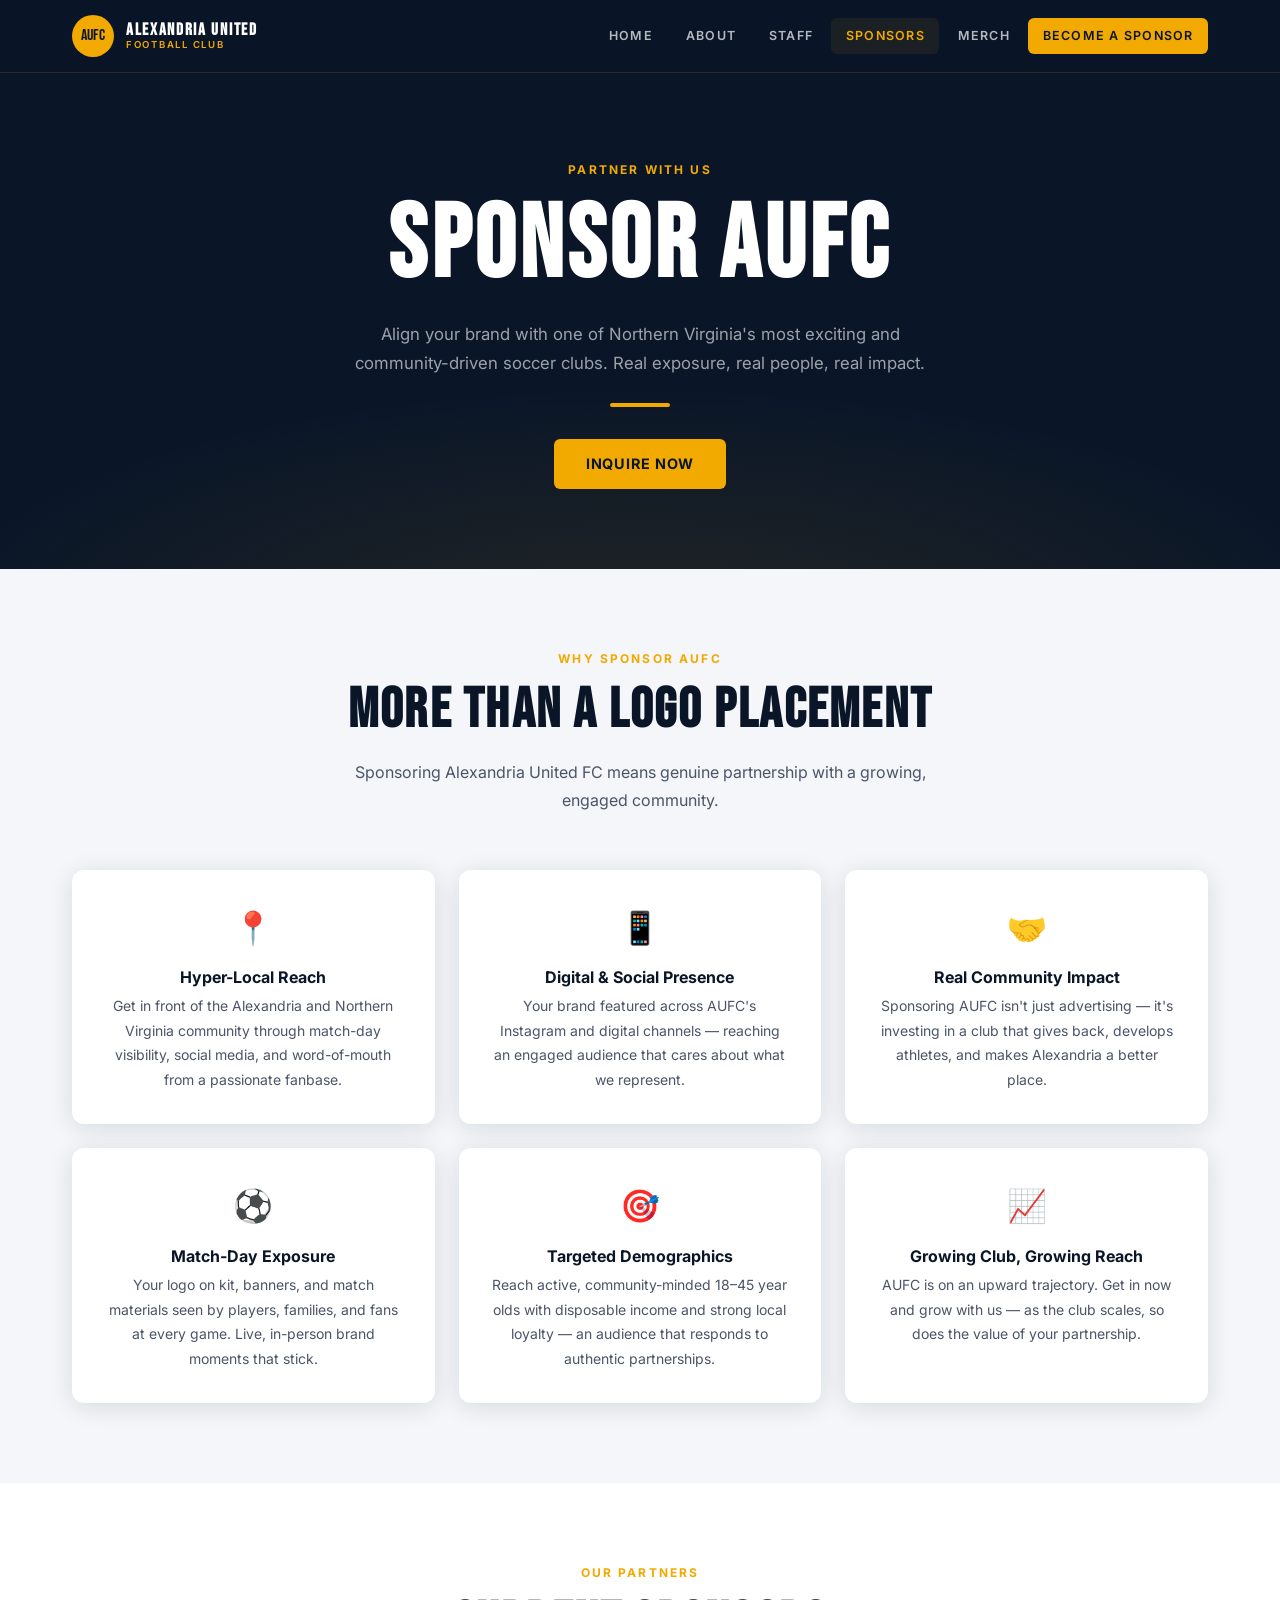
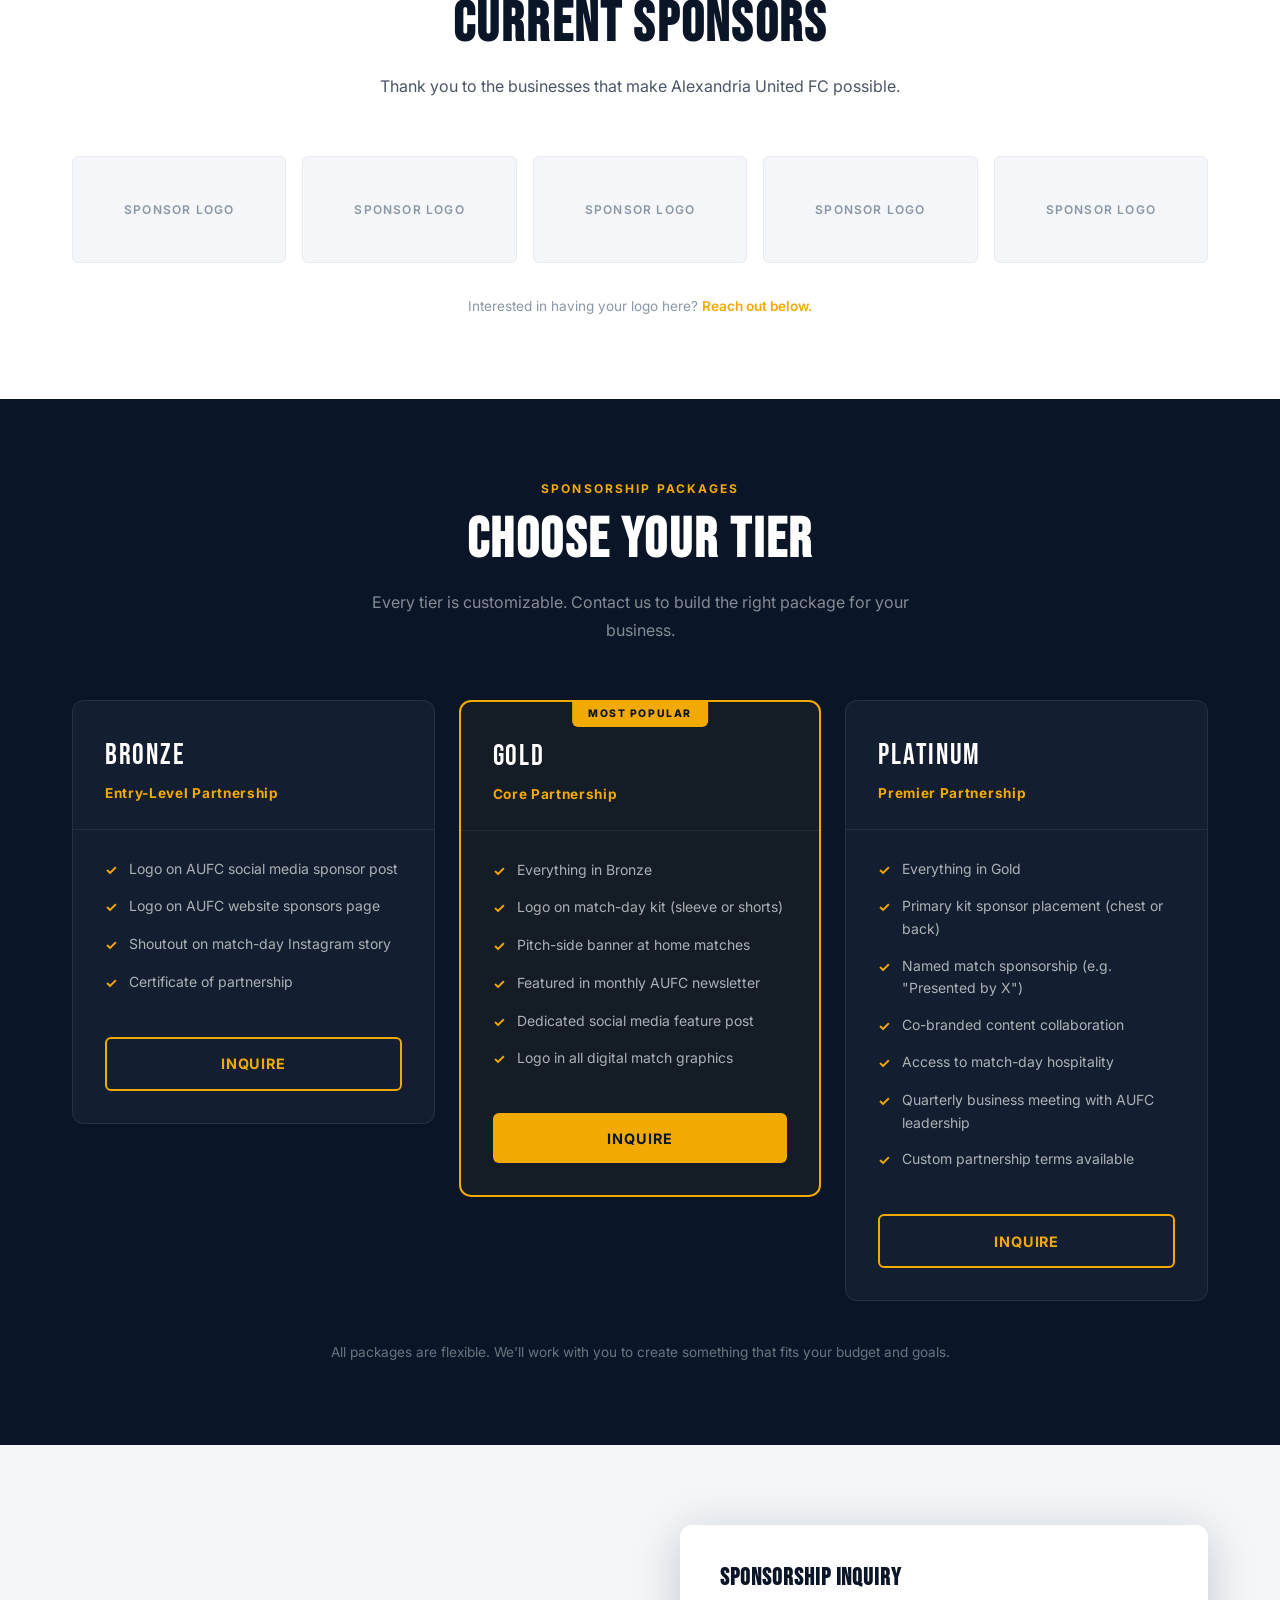
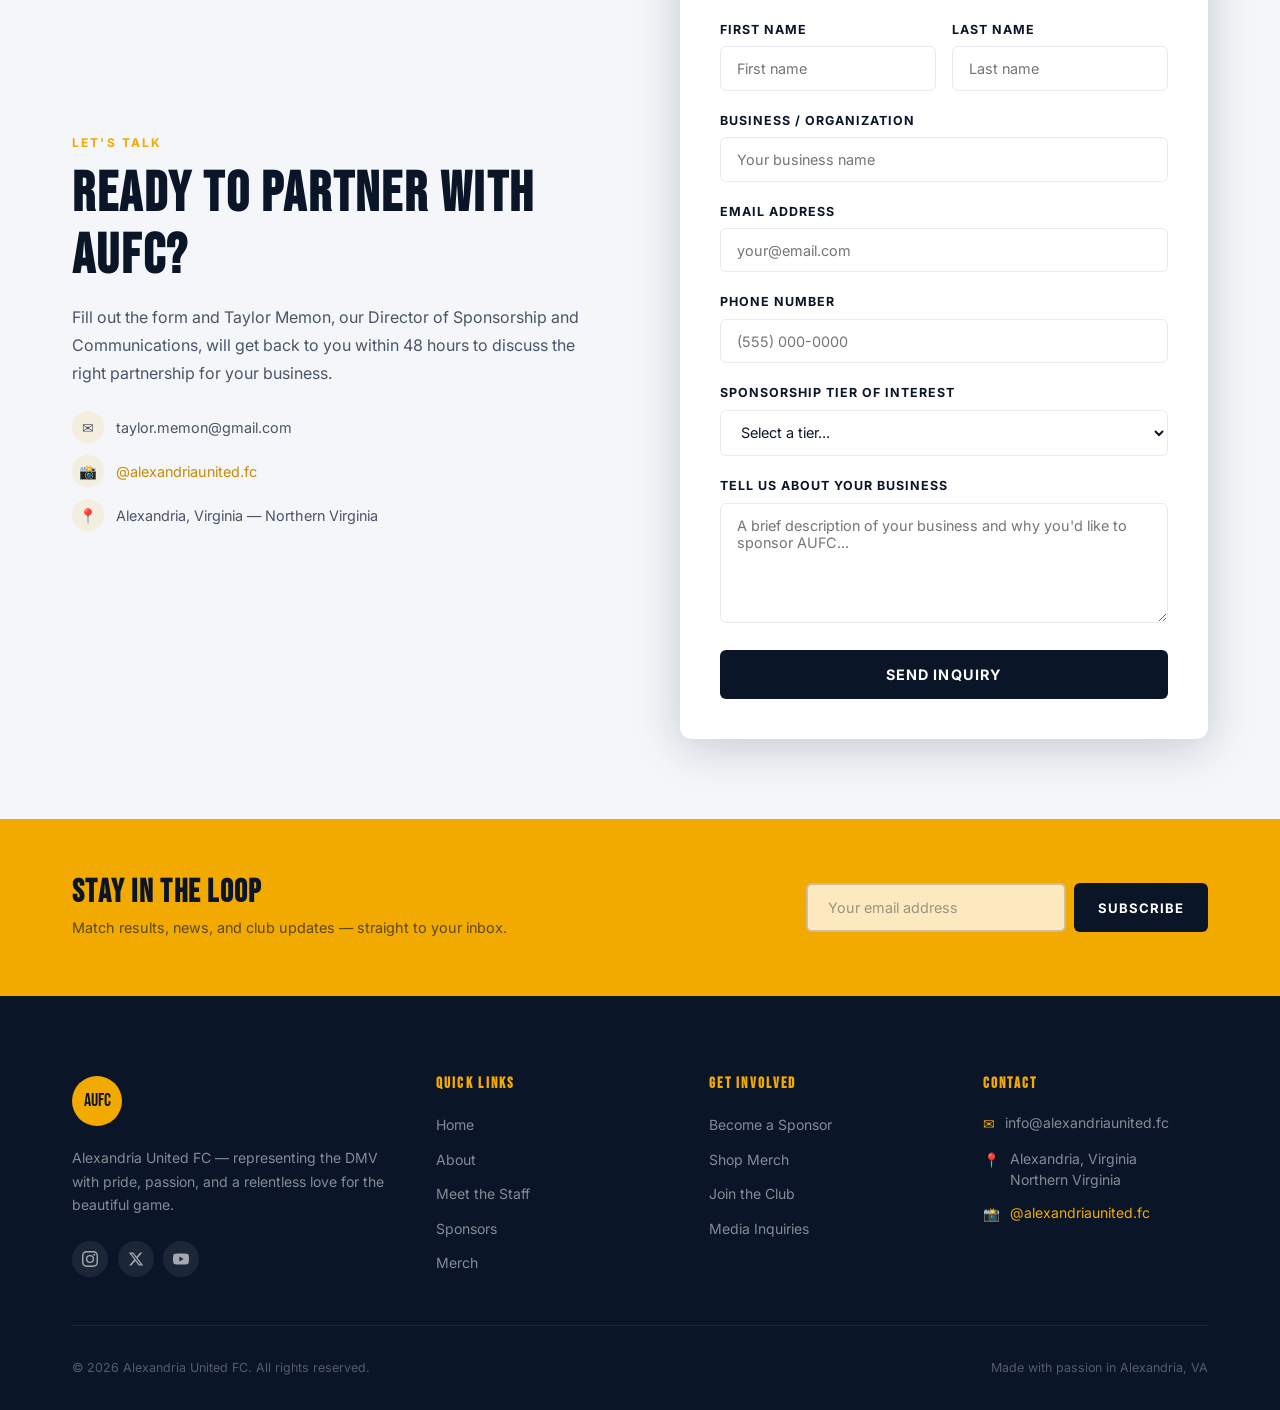
<file: sponsors.html>
<!DOCTYPE html>
<html lang="en">
<head>
  <meta charset="UTF-8">
  <meta name="viewport" content="width=device-width, initial-scale=1.0">
  <title>Sponsors — Alexandria United FC</title>
  <link rel="stylesheet" href="styles.css">
  <style>
    /* ── Value props ── */
    .value-props { background: var(--off-white); }
    .props-grid {
      display: grid;
      grid-template-columns: repeat(3, 1fr);
      gap: 1.5rem;
    }
    .prop-card {
      background: var(--white);
      border-radius: var(--radius-lg);
      padding: 2rem;
      box-shadow: var(--shadow);
      text-align: center;
      transition: all var(--transition);
    }
    .prop-card:hover { transform: translateY(-5px); box-shadow: var(--shadow-lg); }
    .prop-icon {
      font-size: 2rem;
      margin-bottom: 1rem;
    }
    .prop-card h4 {
      font-family: 'Inter', sans-serif;
      font-size: 1rem;
      font-weight: 700;
      color: var(--navy);
      letter-spacing: 0;
      margin-bottom: 0.5rem;
    }
    .prop-card p { font-size: 0.875rem; }

    /* ── Current sponsors ── */
    .current-sponsors { background: var(--white); }
    .sponsors-grid {
      display: grid;
      grid-template-columns: repeat(auto-fill, minmax(200px, 1fr));
      gap: 1rem;
      margin-top: 1rem;
    }
    .sponsor-tile {
      aspect-ratio: 2/1;
      background: var(--off-white);
      border: 1px solid var(--gray-light);
      border-radius: var(--radius);
      display: flex;
      align-items: center;
      justify-content: center;
      font-size: 0.75rem;
      color: var(--gray-mid);
      letter-spacing: 0.1em;
      text-transform: uppercase;
      font-weight: 600;
      transition: all var(--transition);
      cursor: default;
    }
    .sponsor-tile:hover { border-color: var(--gold); box-shadow: var(--shadow); }
    .sponsor-tile img { max-width: 70%; max-height: 60%; object-fit: contain; filter: grayscale(100%); opacity: 0.7; transition: all var(--transition); }
    .sponsor-tile:hover img { filter: grayscale(0%); opacity: 1; }

    /* ── Tiers ── */
    .tiers-section { background: var(--navy); }
    .tiers-section .section-header h2 { color: var(--white); }
    .tiers-section .section-header p { color: rgba(255,255,255,0.5); }
    .tiers-grid {
      display: grid;
      grid-template-columns: repeat(3, 1fr);
      gap: 1.5rem;
      align-items: start;
    }
    .tier-card {
      background: rgba(255,255,255,0.04);
      border: 1px solid rgba(255,255,255,0.08);
      border-radius: var(--radius-lg);
      overflow: hidden;
      transition: all var(--transition);
    }
    .tier-card:hover { transform: translateY(-4px); border-color: rgba(242,169,0,0.3); }
    .tier-card.featured {
      border: 2px solid var(--gold);
      background: rgba(242,169,0,0.04);
      position: relative;
    }
    .tier-badge {
      position: absolute;
      top: -1px; left: 50%;
      transform: translateX(-50%);
      background: var(--gold);
      color: var(--navy);
      font-size: 0.65rem;
      font-weight: 800;
      letter-spacing: 0.15em;
      text-transform: uppercase;
      padding: 0.3rem 1rem;
      border-radius: 0 0 6px 6px;
    }
    .tier-header {
      padding: 2rem 2rem 1.5rem;
      border-bottom: 1px solid rgba(255,255,255,0.07);
    }
    .tier-name {
      font-family: 'Bebas Neue', sans-serif;
      font-size: 1.8rem;
      letter-spacing: 0.06em;
      color: var(--white);
      margin-bottom: 0.25rem;
    }
    .tier-price {
      font-size: 0.85rem;
      color: var(--gold);
      font-weight: 700;
      letter-spacing: 0.05em;
    }
    .tier-body { padding: 1.75rem 2rem; }
    .tier-feature {
      display: flex;
      align-items: flex-start;
      gap: 0.75rem;
      margin-bottom: 0.9rem;
      font-size: 0.875rem;
      color: rgba(255,255,255,0.65);
    }
    .tier-feature::before {
      content: '✓';
      color: var(--gold);
      font-weight: 700;
      flex-shrink: 0;
      margin-top: 1px;
    }
    .tier-footer {
      padding: 0 2rem 2rem;
    }
    .tier-footer .btn { width: 100%; justify-content: center; }

    /* ── Inquiry form ── */
    .inquiry-section { background: var(--off-white); }
    .inquiry-grid {
      display: grid;
      grid-template-columns: 1fr 1fr;
      gap: 5rem;
      align-items: center;
    }
    .inquiry-content h2 { color: var(--navy); margin-bottom: 1rem; }
    .inquiry-content p { margin-bottom: 1.5rem; }
    .contact-bullets { display: flex; flex-direction: column; gap: 0.75rem; }
    .contact-bullet {
      display: flex;
      align-items: center;
      gap: 0.75rem;
      font-size: 0.9rem;
      color: var(--gray-dark);
    }
    .contact-bullet .cb-icon {
      width: 32px; height: 32px;
      background: rgba(242,169,0,0.1);
      border-radius: 50%;
      display: flex; align-items: center; justify-content: center;
      font-size: 0.9rem;
      flex-shrink: 0;
    }
    .inquiry-form {
      background: var(--white);
      border-radius: var(--radius-lg);
      padding: 2.5rem;
      box-shadow: var(--shadow-lg);
    }
    .inquiry-form h3 { color: var(--navy); font-size: 1.5rem; margin-bottom: 1.75rem; }
    .form-row { display: grid; grid-template-columns: 1fr 1fr; gap: 1rem; }
    .form-group { margin-bottom: 1.25rem; }
    .form-group label {
      display: block;
      font-size: 0.78rem;
      font-weight: 700;
      letter-spacing: 0.08em;
      text-transform: uppercase;
      color: var(--navy);
      margin-bottom: 0.4rem;
    }
    .form-group input,
    .form-group select,
    .form-group textarea {
      width: 100%;
      padding: 0.8rem 1rem;
      border: 1.5px solid var(--gray-light);
      border-radius: var(--radius);
      font-size: 0.9rem;
      font-family: inherit;
      color: var(--text);
      background: var(--white);
      outline: none;
      transition: border-color var(--transition);
    }
    .form-group input:focus,
    .form-group select:focus,
    .form-group textarea:focus { border-color: var(--gold); }
    .form-group textarea { resize: vertical; min-height: 120px; }
    .form-submit {
      width: 100%;
      padding: 1rem;
      background: var(--navy);
      color: white;
      border-radius: var(--radius);
      font-weight: 700;
      font-size: 0.9rem;
      letter-spacing: 0.08em;
      text-transform: uppercase;
      transition: all var(--transition);
    }
    .form-submit:hover { background: var(--navy-mid); transform: translateY(-2px); box-shadow: var(--shadow); }

    @media (max-width: 900px) {
      .props-grid { grid-template-columns: 1fr 1fr; }
      .tiers-grid { grid-template-columns: 1fr; }
      .inquiry-grid { grid-template-columns: 1fr; gap: 2.5rem; }
      .form-row { grid-template-columns: 1fr; }
    }
    @media (max-width: 600px) {
      .props-grid { grid-template-columns: 1fr; }
    }
  </style>
</head>
<body>

<!-- ══ NAV ══════════════════════════════════════════════ -->
<nav>
  <div class="nav-inner">
    <a href="index.html" class="nav-logo">
      <div class="logo-mark"><span>AUFC</span></div>
      <div class="logo-text">
        <strong>Alexandria United</strong>
        <small>Football Club</small>
      </div>
    </a>
    <div class="nav-links">
      <a href="index.html">Home</a>
      <a href="about.html">About</a>
      <a href="staff.html">Staff</a>
      <a href="sponsors.html" class="active">Sponsors</a>
      <a href="merch.html">Merch</a>
      <a href="#inquiry" class="nav-cta">Become a Sponsor</a>
    </div>
    <button class="nav-hamburger" onclick="document.querySelector('.mobile-menu').classList.toggle('open')" aria-label="Menu">
      <span></span><span></span><span></span>
    </button>
  </div>
</nav>
<div class="mobile-menu">
  <a href="index.html">Home</a>
  <a href="about.html">About</a>
  <a href="staff.html">Staff</a>
  <a href="sponsors.html">Sponsors</a>
  <a href="merch.html">Merch</a>
  <a href="#inquiry">Become a Sponsor</a>
</div>

<!-- ══ PAGE HERO ══════════════════════════════════════════ -->
<div class="page-hero">
  <div class="container">
    <span class="section-label">Partner With Us</span>
    <h1>Sponsor AUFC</h1>
    <p>Align your brand with one of Northern Virginia's most exciting and community-driven soccer clubs. Real exposure, real people, real impact.</p>
    <div class="gold-line"></div>
    <div style="margin-top:2rem;">
      <a href="#inquiry" class="btn btn-primary">Inquire Now</a>
    </div>
  </div>
</div>

<!-- ══ VALUE PROPS ════════════════════════════════════════ -->
<section class="value-props">
  <div class="container">
    <div class="section-header">
      <span class="section-label">Why Sponsor AUFC</span>
      <h2>More Than a Logo Placement</h2>
      <p>Sponsoring Alexandria United FC means genuine partnership with a growing, engaged community.</p>
    </div>
    <div class="props-grid">
      <div class="prop-card">
        <div class="prop-icon">📍</div>
        <h4>Hyper-Local Reach</h4>
        <p>Get in front of the Alexandria and Northern Virginia community through match-day visibility, social media, and word-of-mouth from a passionate fanbase.</p>
      </div>
      <div class="prop-card">
        <div class="prop-icon">📱</div>
        <h4>Digital &amp; Social Presence</h4>
        <p>Your brand featured across AUFC's Instagram and digital channels — reaching an engaged audience that cares about what we represent.</p>
      </div>
      <div class="prop-card">
        <div class="prop-icon">🤝</div>
        <h4>Real Community Impact</h4>
        <p>Sponsoring AUFC isn't just advertising — it's investing in a club that gives back, develops athletes, and makes Alexandria a better place.</p>
      </div>
      <div class="prop-card">
        <div class="prop-icon">⚽</div>
        <h4>Match-Day Exposure</h4>
        <p>Your logo on kit, banners, and match materials seen by players, families, and fans at every game. Live, in-person brand moments that stick.</p>
      </div>
      <div class="prop-card">
        <div class="prop-icon">🎯</div>
        <h4>Targeted Demographics</h4>
        <p>Reach active, community-minded 18–45 year olds with disposable income and strong local loyalty — an audience that responds to authentic partnerships.</p>
      </div>
      <div class="prop-card">
        <div class="prop-icon">📈</div>
        <h4>Growing Club, Growing Reach</h4>
        <p>AUFC is on an upward trajectory. Get in now and grow with us — as the club scales, so does the value of your partnership.</p>
      </div>
    </div>
  </div>
</section>

<!-- ══ CURRENT SPONSORS ═══════════════════════════════════ -->
<section class="current-sponsors">
  <div class="container">
    <div class="section-header">
      <span class="section-label">Our Partners</span>
      <h2>Current Sponsors</h2>
      <p>Thank you to the businesses that make Alexandria United FC possible.</p>
    </div>
    <div class="sponsors-grid">
      <!-- Replace each tile with an actual sponsor logo:
           <div class="sponsor-tile"><img src="images/sponsors/sponsor-name.png" alt="Sponsor Name"></div> -->
      <div class="sponsor-tile">Sponsor Logo</div>
      <div class="sponsor-tile">Sponsor Logo</div>
      <div class="sponsor-tile">Sponsor Logo</div>
      <div class="sponsor-tile">Sponsor Logo</div>
      <div class="sponsor-tile">Sponsor Logo</div>
    </div>
    <p style="text-align:center; margin-top:2rem; font-size:0.85rem; color:var(--gray-mid);">
      Interested in having your logo here? <a href="#inquiry" style="color:var(--gold); font-weight:600;">Reach out below.</a>
    </p>
  </div>
</section>

<!-- ══ SPONSORSHIP TIERS ═══════════════════════════════════ -->
<section class="tiers-section">
  <div class="container">
    <div class="section-header">
      <span class="section-label">Sponsorship Packages</span>
      <h2>Choose Your Tier</h2>
      <p style="color:rgba(255,255,255,0.5)">Every tier is customizable. Contact us to build the right package for your business.</p>
    </div>
    <div class="tiers-grid">

      <div class="tier-card">
        <div class="tier-header">
          <div class="tier-name">Bronze</div>
          <div class="tier-price">Entry-Level Partnership</div>
        </div>
        <div class="tier-body">
          <div class="tier-feature">Logo on AUFC social media sponsor post</div>
          <div class="tier-feature">Logo on AUFC website sponsors page</div>
          <div class="tier-feature">Shoutout on match-day Instagram story</div>
          <div class="tier-feature">Certificate of partnership</div>
        </div>
        <div class="tier-footer">
          <a href="#inquiry" class="btn btn-gold-outline">Inquire</a>
        </div>
      </div>

      <div class="tier-card featured">
        <div class="tier-badge">Most Popular</div>
        <div class="tier-header">
          <div class="tier-name">Gold</div>
          <div class="tier-price">Core Partnership</div>
        </div>
        <div class="tier-body">
          <div class="tier-feature">Everything in Bronze</div>
          <div class="tier-feature">Logo on match-day kit (sleeve or shorts)</div>
          <div class="tier-feature">Pitch-side banner at home matches</div>
          <div class="tier-feature">Featured in monthly AUFC newsletter</div>
          <div class="tier-feature">Dedicated social media feature post</div>
          <div class="tier-feature">Logo in all digital match graphics</div>
        </div>
        <div class="tier-footer">
          <a href="#inquiry" class="btn btn-primary">Inquire</a>
        </div>
      </div>

      <div class="tier-card">
        <div class="tier-header">
          <div class="tier-name">Platinum</div>
          <div class="tier-price">Premier Partnership</div>
        </div>
        <div class="tier-body">
          <div class="tier-feature">Everything in Gold</div>
          <div class="tier-feature">Primary kit sponsor placement (chest or back)</div>
          <div class="tier-feature">Named match sponsorship (e.g. "Presented by X")</div>
          <div class="tier-feature">Co-branded content collaboration</div>
          <div class="tier-feature">Access to match-day hospitality</div>
          <div class="tier-feature">Quarterly business meeting with AUFC leadership</div>
          <div class="tier-feature">Custom partnership terms available</div>
        </div>
        <div class="tier-footer">
          <a href="#inquiry" class="btn btn-gold-outline">Inquire</a>
        </div>
      </div>

    </div>
    <p style="text-align:center; margin-top:2.5rem; font-size:0.85rem; color:rgba(255,255,255,0.4);">
      All packages are flexible. We'll work with you to create something that fits your budget and goals.
    </p>
  </div>
</section>

<!-- ══ INQUIRY FORM ════════════════════════════════════════ -->
<section class="inquiry-section" id="inquiry">
  <div class="container">
    <div class="inquiry-grid">
      <div class="inquiry-content">
        <span class="section-label">Let's Talk</span>
        <h2>Ready to Partner with AUFC?</h2>
        <p>Fill out the form and Taylor Memon, our Director of Sponsorship and Communications, will get back to you within 48 hours to discuss the right partnership for your business.</p>
        <div class="contact-bullets">
          <div class="contact-bullet">
            <div class="cb-icon">✉</div>
            <span>taylor.memon@gmail.com</span>
          </div>
          <div class="contact-bullet">
            <div class="cb-icon">📸</div>
            <span><a href="https://www.instagram.com/alexandriaunited.fc/" target="_blank" style="color:var(--gold-dark)">@alexandriaunited.fc</a></span>
          </div>
          <div class="contact-bullet">
            <div class="cb-icon">📍</div>
            <span>Alexandria, Virginia — Northern Virginia</span>
          </div>
        </div>
      </div>
      <div class="inquiry-form">
        <h3>Sponsorship Inquiry</h3>
        <form onsubmit="return false;">
          <div class="form-row">
            <div class="form-group">
              <label>First Name</label>
              <input type="text" placeholder="First name">
            </div>
            <div class="form-group">
              <label>Last Name</label>
              <input type="text" placeholder="Last name">
            </div>
          </div>
          <div class="form-group">
            <label>Business / Organization</label>
            <input type="text" placeholder="Your business name">
          </div>
          <div class="form-group">
            <label>Email Address</label>
            <input type="email" placeholder="your@email.com">
          </div>
          <div class="form-group">
            <label>Phone Number</label>
            <input type="tel" placeholder="(555) 000-0000">
          </div>
          <div class="form-group">
            <label>Sponsorship Tier of Interest</label>
            <select>
              <option value="">Select a tier...</option>
              <option value="bronze">Bronze — Entry-Level</option>
              <option value="gold">Gold — Core Partnership</option>
              <option value="platinum">Platinum — Premier Partnership</option>
              <option value="custom">Custom / Not Sure Yet</option>
            </select>
          </div>
          <div class="form-group">
            <label>Tell Us About Your Business</label>
            <textarea placeholder="A brief description of your business and why you'd like to sponsor AUFC..."></textarea>
          </div>
          <button type="submit" class="form-submit">Send Inquiry</button>
        </form>
      </div>
    </div>
  </div>
</section>

<!-- ══ NEWSLETTER ═════════════════════════════════════════ -->
<div class="newsletter-strip">
  <div class="container">
    <div class="newsletter-inner">
      <div>
        <h3>Stay in the Loop</h3>
        <p>Match results, news, and club updates — straight to your inbox.</p>
      </div>
      <form class="newsletter-form" onsubmit="return false;">
        <input type="email" placeholder="Your email address">
        <button type="submit">Subscribe</button>
      </form>
    </div>
  </div>
</div>

<!-- ══ FOOTER ═════════════════════════════════════════════ -->
<footer>
  <div class="container">
    <div class="footer-top">
      <div class="footer-brand">
        <div class="logo-mark"><span>AUFC</span></div>
        <p>Alexandria United FC — representing the DMV with pride, passion, and a relentless love for the beautiful game.</p>
        <div class="footer-socials">
          <a href="https://www.instagram.com/alexandriaunited.fc/" target="_blank" title="Instagram">
            <svg width="16" height="16" fill="currentColor" viewBox="0 0 24 24"><path d="M12 2.163c3.204 0 3.584.012 4.85.07 3.252.148 4.771 1.691 4.919 4.919.058 1.265.069 1.645.069 4.849 0 3.205-.012 3.584-.069 4.849-.149 3.225-1.664 4.771-4.919 4.919-1.266.058-1.644.07-4.85.07-3.204 0-3.584-.012-4.849-.07-3.26-.149-4.771-1.699-4.919-4.92-.058-1.265-.07-1.644-.07-4.849 0-3.204.013-3.583.07-4.849.149-3.227 1.664-4.771 4.919-4.919 1.266-.057 1.645-.069 4.849-.069zM12 0C8.741 0 8.333.014 7.053.072 2.695.272.273 2.69.073 7.052.014 8.333 0 8.741 0 12c0 3.259.014 3.668.072 4.948.2 4.358 2.618 6.78 6.98 6.98C8.333 23.986 8.741 24 12 24c3.259 0 3.668-.014 4.948-.072 4.354-.2 6.782-2.618 6.979-6.98.059-1.28.073-1.689.073-4.948 0-3.259-.014-3.667-.072-4.947-.196-4.354-2.617-6.78-6.979-6.98C15.668.014 15.259 0 12 0zm0 5.838a6.162 6.162 0 100 12.324 6.162 6.162 0 000-12.324zM12 16a4 4 0 110-8 4 4 0 010 8zm6.406-11.845a1.44 1.44 0 100 2.881 1.44 1.44 0 000-2.881z"/></svg>
          </a>
          <a href="#" title="Twitter/X">
            <svg width="16" height="16" fill="currentColor" viewBox="0 0 24 24"><path d="M18.244 2.25h3.308l-7.227 8.26 8.502 11.24H16.17l-5.214-6.817L4.99 21.75H1.68l7.73-8.835L1.254 2.25H8.08l4.713 6.231zm-1.161 17.52h1.833L7.084 4.126H5.117z"/></svg>
          </a>
          <a href="#" title="YouTube">
            <svg width="16" height="16" fill="currentColor" viewBox="0 0 24 24"><path d="M23.495 6.205a3.007 3.007 0 00-2.088-2.088c-1.87-.501-9.396-.501-9.396-.501s-7.507-.01-9.396.501A3.007 3.007 0 00.527 6.205a31.247 31.247 0 00-.522 5.805 31.247 31.247 0 00.522 5.783 3.007 3.007 0 002.088 2.088c1.868.502 9.396.502 9.396.502s7.506 0 9.396-.502a3.007 3.007 0 002.088-2.088 31.247 31.247 0 00.5-5.783 31.247 31.247 0 00-.5-5.805zM9.609 15.601V8.408l6.264 3.602z"/></svg>
          </a>
        </div>
      </div>
      <div class="footer-col">
        <h5>Quick Links</h5>
        <ul>
          <li><a href="index.html">Home</a></li>
          <li><a href="about.html">About</a></li>
          <li><a href="staff.html">Meet the Staff</a></li>
          <li><a href="sponsors.html">Sponsors</a></li>
          <li><a href="merch.html">Merch</a></li>
        </ul>
      </div>
      <div class="footer-col">
        <h5>Get Involved</h5>
        <ul>
          <li><a href="sponsors.html">Become a Sponsor</a></li>
          <li><a href="merch.html">Shop Merch</a></li>
          <li><a href="mailto:info@alexandriaunited.fc">Join the Club</a></li>
          <li><a href="mailto:taylor.memon@gmail.com">Media Inquiries</a></li>
        </ul>
      </div>
      <div class="footer-col">
        <h5>Contact</h5>
        <div class="contact-item">
          <span class="ci-icon">✉</span>
          <span>info@alexandriaunited.fc</span>
        </div>
        <div class="contact-item">
          <span class="ci-icon">📍</span>
          <span>Alexandria, Virginia<br>Northern Virginia</span>
        </div>
        <div class="contact-item">
          <span class="ci-icon">📸</span>
          <span><a href="https://www.instagram.com/alexandriaunited.fc/" target="_blank" style="color:var(--gold)">@alexandriaunited.fc</a></span>
        </div>
      </div>
    </div>
    <div class="footer-bottom">
      <span>&copy; 2026 Alexandria United FC. All rights reserved.</span>
      <span>Made with passion in Alexandria, VA</span>
    </div>
  </div>
</footer>

</body>
</html>
</file>
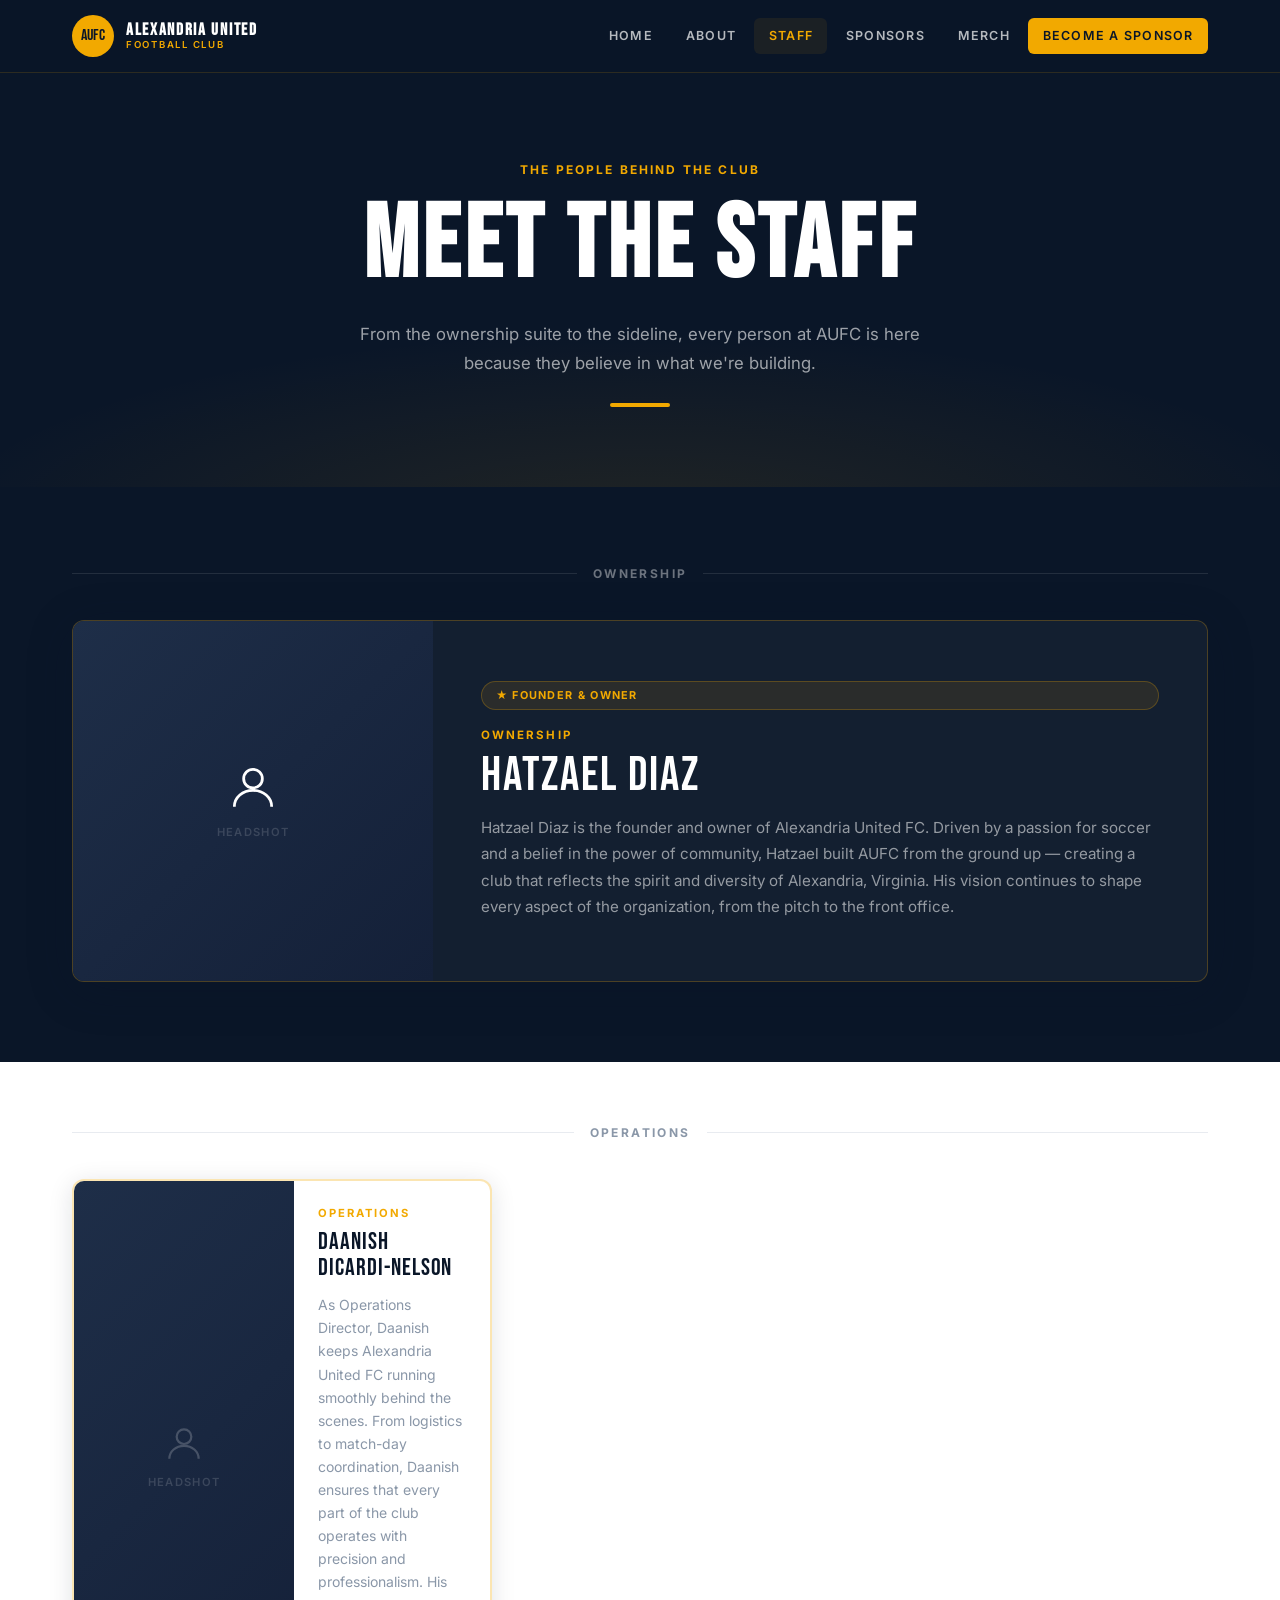
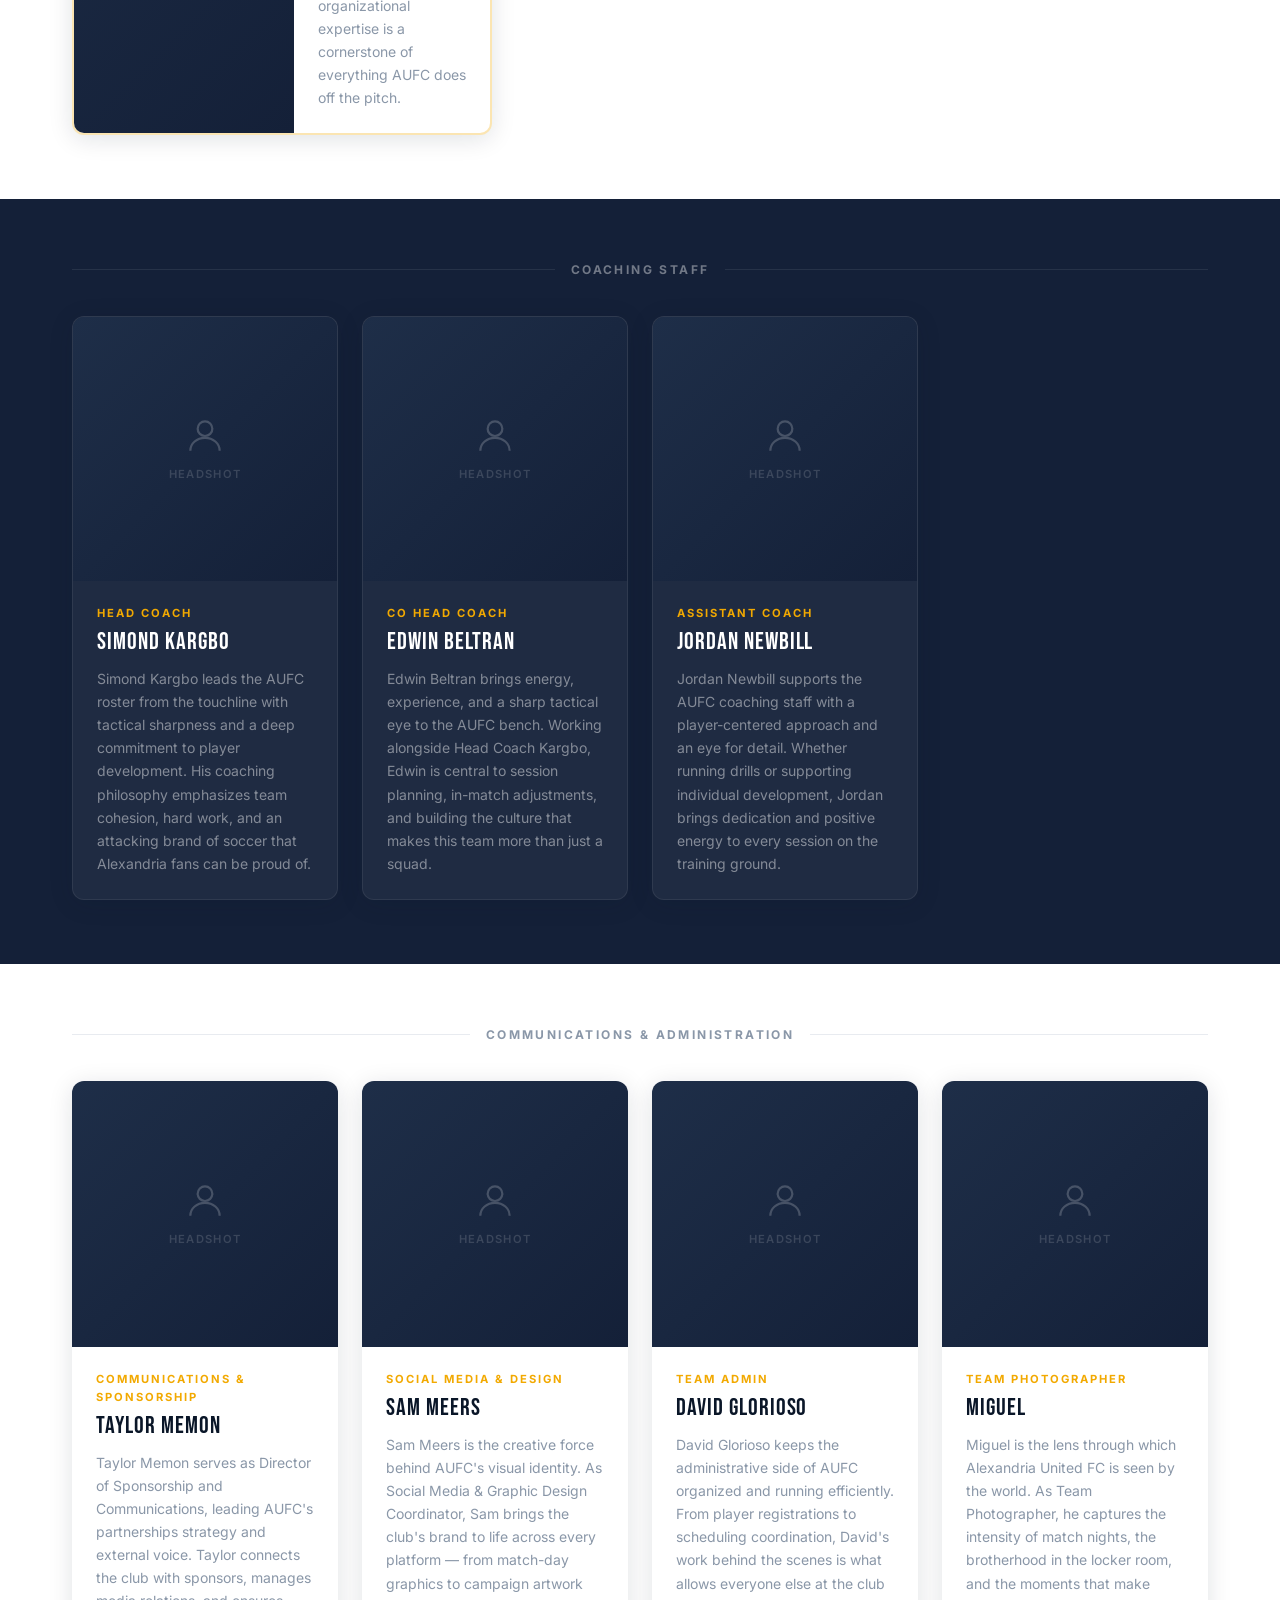
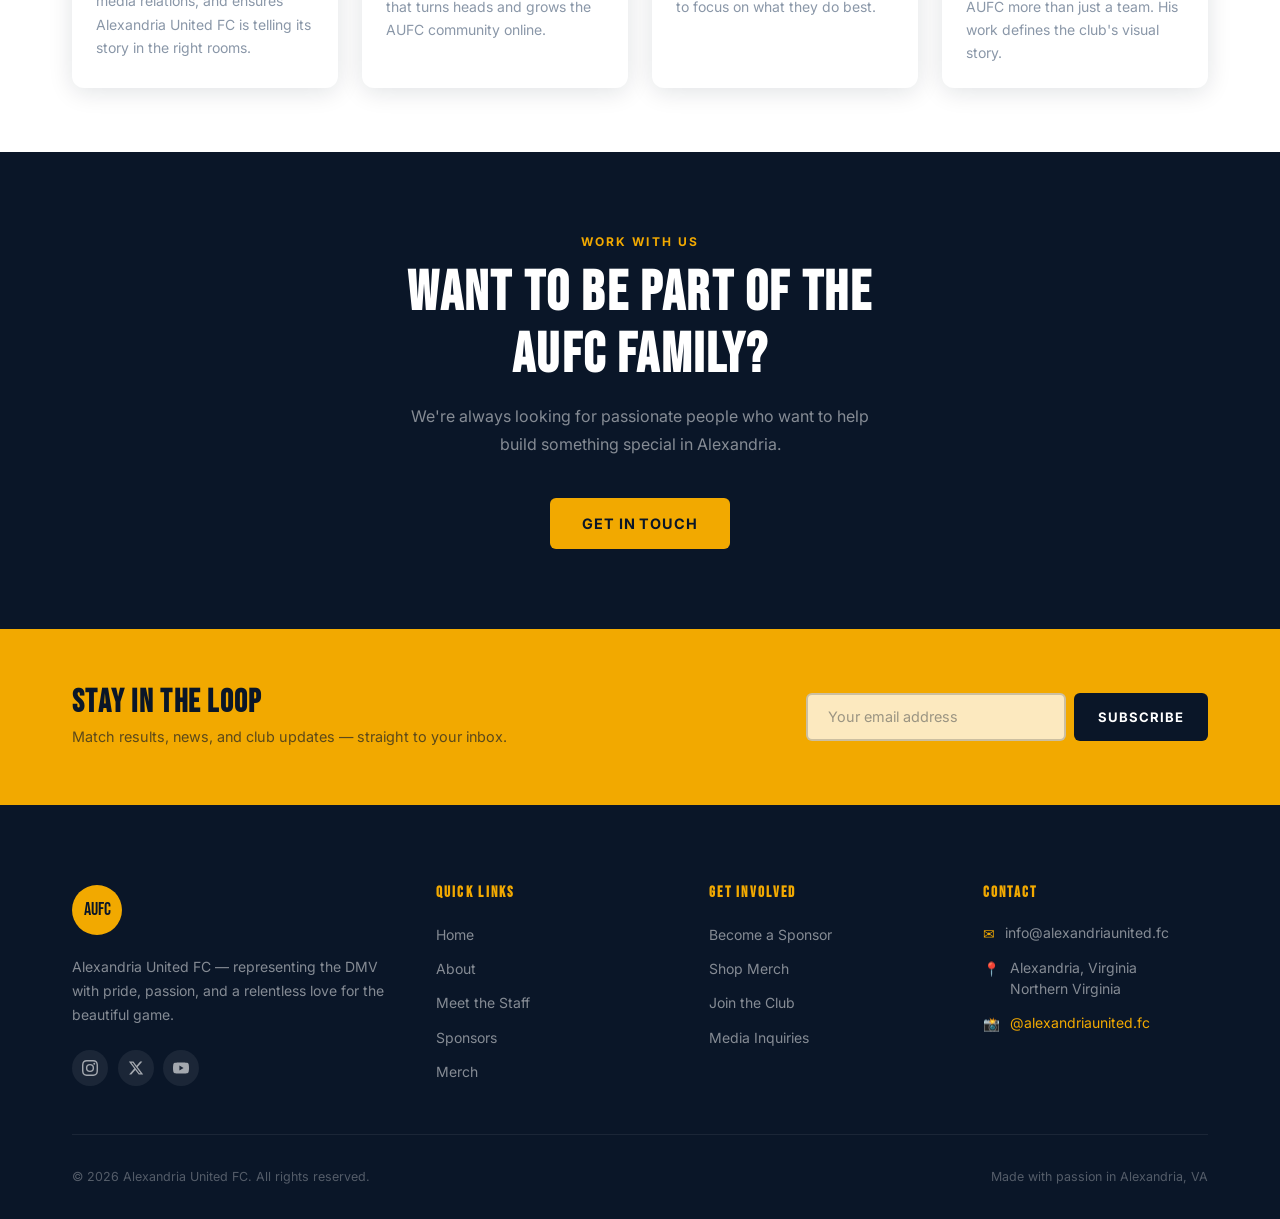
<file: staff.html>
<!DOCTYPE html>
<html lang="en">
<head>
  <meta charset="UTF-8">
  <meta name="viewport" content="width=device-width, initial-scale=1.0">
  <title>Meet the Staff — Alexandria United FC</title>
  <link rel="stylesheet" href="styles.css">
  <style>
    /* ── Department header ── */
    .dept-section { padding: 4rem 0; }
    .dept-section:nth-child(odd) { background: var(--white); }
    .dept-section:nth-child(even) { background: var(--off-white); }
    .dept-label {
      display: flex;
      align-items: center;
      gap: 1rem;
      margin-bottom: 2.5rem;
    }
    .dept-label .line { flex: 1; height: 1px; background: var(--gray-light); }
    .dept-label h3 {
      font-size: 0.75rem;
      letter-spacing: 0.2em;
      text-transform: uppercase;
      color: var(--gray-mid);
      font-family: 'Inter', sans-serif;
      font-weight: 700;
      white-space: nowrap;
    }

    /* ── Staff grid ── */
    .staff-grid {
      display: grid;
      grid-template-columns: repeat(auto-fill, minmax(260px, 1fr));
      gap: 1.5rem;
    }
    .staff-grid.centered { justify-content: center; }
    .staff-grid.cols-2 { grid-template-columns: repeat(2, minmax(260px, 340px)); }
    .staff-grid.cols-1 { grid-template-columns: minmax(260px, 420px); }

    /* ── Staff card ── */
    .staff-card {
      background: var(--white);
      border-radius: var(--radius-lg);
      overflow: hidden;
      box-shadow: var(--shadow);
      transition: all var(--transition);
    }
    .dept-section:nth-child(even) .staff-card { background: var(--white); }
    .staff-card:hover { transform: translateY(-6px); box-shadow: var(--shadow-lg); }
    .staff-card.featured { border: 2px solid rgba(242,169,0,0.3); }

    .staff-photo {
      aspect-ratio: 1/1;
      overflow: hidden;
      background: linear-gradient(135deg, var(--navy-light) 0%, var(--navy-mid) 100%);
      position: relative;
    }
    .staff-photo img {
      width: 100%; height: 100%;
      object-fit: cover;
      object-position: top;
    }
    .staff-photo .photo-placeholder {
      width: 100%; height: 100%;
    }
    .staff-photo .photo-placeholder svg { opacity: 0.2; }

    .staff-info { padding: 1.5rem; }
    .staff-role {
      font-size: 0.7rem;
      font-weight: 700;
      letter-spacing: 0.18em;
      text-transform: uppercase;
      color: var(--gold);
      margin-bottom: 0.35rem;
    }
    .staff-name {
      font-family: 'Bebas Neue', sans-serif;
      font-size: 1.5rem;
      letter-spacing: 0.04em;
      color: var(--navy);
      margin-bottom: 0.75rem;
      line-height: 1.1;
    }
    .staff-bio {
      font-size: 0.875rem;
      color: var(--gray-mid);
      line-height: 1.65;
    }

    /* ── Featured (owner) card — horizontal ── */
    .owner-section { background: var(--navy); padding: 5rem 0; }
    .owner-section .dept-label h3 { color: rgba(255,255,255,0.4); }
    .owner-section .dept-label .line { background: rgba(255,255,255,0.1); }
    .owner-card {
      background: rgba(255,255,255,0.04);
      border: 1px solid rgba(242,169,0,0.25);
      border-radius: var(--radius-lg);
      overflow: hidden;
      display: grid;
      grid-template-columns: 360px 1fr;
      box-shadow: var(--shadow-lg);
    }
    .owner-photo {
      overflow: hidden;
      background: linear-gradient(135deg, var(--navy-light) 0%, var(--navy) 100%);
      min-height: 360px;
    }
    .owner-photo img {
      width: 100%; height: 100%;
      object-fit: cover;
      object-position: top;
    }
    .owner-photo .photo-placeholder { width: 100%; height: 100%; min-height: 360px; }
    .owner-body { padding: 3rem; display: flex; flex-direction: column; justify-content: center; }
    .owner-body .staff-role { font-size: 0.72rem; }
    .owner-body .staff-name { color: var(--white); font-size: 3rem; }
    .owner-body .staff-bio { color: rgba(255,255,255,0.55); font-size: 0.95rem; line-height: 1.75; }
    .gold-badge {
      display: inline-flex;
      align-items: center;
      gap: 0.4rem;
      background: rgba(242,169,0,0.1);
      border: 1px solid rgba(242,169,0,0.25);
      border-radius: 100px;
      padding: 0.3rem 0.85rem;
      font-size: 0.68rem;
      font-weight: 700;
      letter-spacing: 0.12em;
      text-transform: uppercase;
      color: var(--gold);
      margin-bottom: 1rem;
    }

    /* dark section card overrides */
    .dark-section { background: var(--navy-mid); padding: 4rem 0; }
    .dark-section .dept-label h3 { color: rgba(255,255,255,0.4); }
    .dark-section .dept-label .line { background: rgba(255,255,255,0.08); }
    .dark-section .staff-card {
      background: rgba(255,255,255,0.05);
      border: 1px solid rgba(255,255,255,0.07);
    }
    .dark-section .staff-card:hover { background: rgba(255,255,255,0.08); border-color: rgba(242,169,0,0.2); }
    .dark-section .staff-name { color: var(--white); }
    .dark-section .staff-bio { color: rgba(255,255,255,0.45); }

    @media (max-width: 768px) {
      .owner-card { grid-template-columns: 1fr; }
      .owner-photo { min-height: 280px; }
      .owner-body { padding: 2rem; }
      .staff-grid.cols-2 { grid-template-columns: 1fr; }
    }
  </style>
</head>
<body>

<!-- ══ NAV ══════════════════════════════════════════════ -->
<nav>
  <div class="nav-inner">
    <a href="index.html" class="nav-logo">
      <div class="logo-mark"><span>AUFC</span></div>
      <div class="logo-text">
        <strong>Alexandria United</strong>
        <small>Football Club</small>
      </div>
    </a>
    <div class="nav-links">
      <a href="index.html">Home</a>
      <a href="about.html">About</a>
      <a href="staff.html" class="active">Staff</a>
      <a href="sponsors.html">Sponsors</a>
      <a href="merch.html">Merch</a>
      <a href="sponsors.html" class="nav-cta">Become a Sponsor</a>
    </div>
    <button class="nav-hamburger" onclick="document.querySelector('.mobile-menu').classList.toggle('open')" aria-label="Menu">
      <span></span><span></span><span></span>
    </button>
  </div>
</nav>
<div class="mobile-menu">
  <a href="index.html">Home</a>
  <a href="about.html">About</a>
  <a href="staff.html">Staff</a>
  <a href="sponsors.html">Sponsors</a>
  <a href="merch.html">Merch</a>
  <a href="sponsors.html">Become a Sponsor</a>
</div>

<!-- ══ PAGE HERO ══════════════════════════════════════════ -->
<div class="page-hero">
  <div class="container">
    <span class="section-label">The People Behind the Club</span>
    <h1>Meet the Staff</h1>
    <p>From the ownership suite to the sideline, every person at AUFC is here because they believe in what we're building.</p>
    <div class="gold-line"></div>
  </div>
</div>

<!-- ══ OWNERSHIP ══════════════════════════════════════════ -->
<section class="owner-section">
  <div class="container">
    <div class="dept-label">
      <div class="line"></div>
      <h3>Ownership</h3>
      <div class="line"></div>
    </div>
    <div class="owner-card">
      <div class="owner-photo">
        <!-- Replace with: <img src="images/staff/hatzael-diaz.jpg" alt="Hatzael Diaz"> -->
        <div class="photo-placeholder" style="min-height:360px">
          <svg width="56" height="56" fill="none" stroke="white" stroke-width="1.2" viewBox="0 0 24 24"><circle cx="12" cy="8" r="4"/><path d="M4 20c0-4 3.6-7 8-7s8 3 8 7"/></svg>
          <span>Headshot</span>
        </div>
      </div>
      <div class="owner-body">
        <div class="gold-badge">&#9733; Founder &amp; Owner</div>
        <div class="staff-role">Ownership</div>
        <div class="staff-name">Hatzael Diaz</div>
        <p class="staff-bio">Hatzael Diaz is the founder and owner of Alexandria United FC. Driven by a passion for soccer and a belief in the power of community, Hatzael built AUFC from the ground up — creating a club that reflects the spirit and diversity of Alexandria, Virginia. His vision continues to shape every aspect of the organization, from the pitch to the front office.</p>
      </div>
    </div>
  </div>
</section>

<!-- ══ OPERATIONS ═════════════════════════════════════════ -->
<section class="dept-section">
  <div class="container">
    <div class="dept-label">
      <div class="line"></div>
      <h3>Operations</h3>
      <div class="line"></div>
    </div>
    <div class="staff-grid cols-1" style="margin: 0 auto;">
      <div class="staff-card featured" style="display:grid; grid-template-columns: 220px 1fr; overflow:hidden;">
        <div class="staff-photo" style="aspect-ratio:unset; min-height:240px;">
          <!-- Replace with: <img src="images/staff/daanish-dicardi-nelson.jpg" alt="Daanish Dicardi-Nelson"> -->
          <div class="photo-placeholder" style="height:100%">
            <svg width="44" height="44" fill="none" stroke="white" stroke-width="1.2" viewBox="0 0 24 24"><circle cx="12" cy="8" r="4"/><path d="M4 20c0-4 3.6-7 8-7s8 3 8 7"/></svg>
            <span>Headshot</span>
          </div>
        </div>
        <div class="staff-info" style="display:flex; flex-direction:column; justify-content:center;">
          <div class="staff-role">Operations</div>
          <div class="staff-name">Daanish Dicardi-Nelson</div>
          <p class="staff-bio">As Operations Director, Daanish keeps Alexandria United FC running smoothly behind the scenes. From logistics to match-day coordination, Daanish ensures that every part of the club operates with precision and professionalism. His organizational expertise is a cornerstone of everything AUFC does off the pitch.</p>
        </div>
      </div>
    </div>
  </div>
</section>

<!-- ══ COACHING STAFF ═════════════════════════════════════ -->
<section class="dark-section">
  <div class="container">
    <div class="dept-label">
      <div class="line"></div>
      <h3>Coaching Staff</h3>
      <div class="line"></div>
    </div>
    <div class="staff-grid">

      <div class="staff-card">
        <div class="staff-photo">
          <!-- Replace with: <img src="images/staff/simond-kargbo.jpg" alt="Simond Kargbo"> -->
          <div class="photo-placeholder">
            <svg width="44" height="44" fill="none" stroke="white" stroke-width="1.2" viewBox="0 0 24 24"><circle cx="12" cy="8" r="4"/><path d="M4 20c0-4 3.6-7 8-7s8 3 8 7"/></svg>
            <span>Headshot</span>
          </div>
        </div>
        <div class="staff-info">
          <div class="staff-role">Head Coach</div>
          <div class="staff-name">Simond Kargbo</div>
          <p class="staff-bio">Simond Kargbo leads the AUFC roster from the touchline with tactical sharpness and a deep commitment to player development. His coaching philosophy emphasizes team cohesion, hard work, and an attacking brand of soccer that Alexandria fans can be proud of.</p>
        </div>
      </div>

      <div class="staff-card">
        <div class="staff-photo">
          <!-- Replace with: <img src="images/staff/edwin-beltran.jpg" alt="Edwin Beltran"> -->
          <div class="photo-placeholder">
            <svg width="44" height="44" fill="none" stroke="white" stroke-width="1.2" viewBox="0 0 24 24"><circle cx="12" cy="8" r="4"/><path d="M4 20c0-4 3.6-7 8-7s8 3 8 7"/></svg>
            <span>Headshot</span>
          </div>
        </div>
        <div class="staff-info">
          <div class="staff-role">Co Head Coach</div>
          <div class="staff-name">Edwin Beltran</div>
          <p class="staff-bio">Edwin Beltran brings energy, experience, and a sharp tactical eye to the AUFC bench. Working alongside Head Coach Kargbo, Edwin is central to session planning, in-match adjustments, and building the culture that makes this team more than just a squad.</p>
        </div>
      </div>

      <div class="staff-card">
        <div class="staff-photo">
          <!-- Replace with: <img src="images/staff/jordan-newbill.jpg" alt="Jordan Newbill"> -->
          <div class="photo-placeholder">
            <svg width="44" height="44" fill="none" stroke="white" stroke-width="1.2" viewBox="0 0 24 24"><circle cx="12" cy="8" r="4"/><path d="M4 20c0-4 3.6-7 8-7s8 3 8 7"/></svg>
            <span>Headshot</span>
          </div>
        </div>
        <div class="staff-info">
          <div class="staff-role">Assistant Coach</div>
          <div class="staff-name">Jordan Newbill</div>
          <p class="staff-bio">Jordan Newbill supports the AUFC coaching staff with a player-centered approach and an eye for detail. Whether running drills or supporting individual development, Jordan brings dedication and positive energy to every session on the training ground.</p>
        </div>
      </div>

    </div>
  </div>
</section>

<!-- ══ COMMUNICATIONS & ADMIN ═════════════════════════════ -->
<section class="dept-section">
  <div class="container">
    <div class="dept-label">
      <div class="line"></div>
      <h3>Communications &amp; Administration</h3>
      <div class="line"></div>
    </div>
    <div class="staff-grid">

      <div class="staff-card">
        <div class="staff-photo">
          <!-- Replace with: <img src="images/staff/taylor-memon.jpg" alt="Taylor Memon"> -->
          <div class="photo-placeholder">
            <svg width="44" height="44" fill="none" stroke="white" stroke-width="1.2" viewBox="0 0 24 24"><circle cx="12" cy="8" r="4"/><path d="M4 20c0-4 3.6-7 8-7s8 3 8 7"/></svg>
            <span>Headshot</span>
          </div>
        </div>
        <div class="staff-info">
          <div class="staff-role">Communications &amp; Sponsorship</div>
          <div class="staff-name">Taylor Memon</div>
          <p class="staff-bio">Taylor Memon serves as Director of Sponsorship and Communications, leading AUFC's partnerships strategy and external voice. Taylor connects the club with sponsors, manages media relations, and ensures Alexandria United FC is telling its story in the right rooms.</p>
        </div>
      </div>

      <div class="staff-card">
        <div class="staff-photo">
          <!-- Replace with: <img src="images/staff/sam-meers.jpg" alt="Sam Meers"> -->
          <div class="photo-placeholder">
            <svg width="44" height="44" fill="none" stroke="white" stroke-width="1.2" viewBox="0 0 24 24"><circle cx="12" cy="8" r="4"/><path d="M4 20c0-4 3.6-7 8-7s8 3 8 7"/></svg>
            <span>Headshot</span>
          </div>
        </div>
        <div class="staff-info">
          <div class="staff-role">Social Media &amp; Design</div>
          <div class="staff-name">Sam Meers</div>
          <p class="staff-bio">Sam Meers is the creative force behind AUFC's visual identity. As Social Media &amp; Graphic Design Coordinator, Sam brings the club's brand to life across every platform — from match-day graphics to campaign artwork that turns heads and grows the AUFC community online.</p>
        </div>
      </div>

      <div class="staff-card">
        <div class="staff-photo">
          <!-- Replace with: <img src="images/staff/david-glorioso.jpg" alt="David Glorioso"> -->
          <div class="photo-placeholder">
            <svg width="44" height="44" fill="none" stroke="white" stroke-width="1.2" viewBox="0 0 24 24"><circle cx="12" cy="8" r="4"/><path d="M4 20c0-4 3.6-7 8-7s8 3 8 7"/></svg>
            <span>Headshot</span>
          </div>
        </div>
        <div class="staff-info">
          <div class="staff-role">Team Admin</div>
          <div class="staff-name">David Glorioso</div>
          <p class="staff-bio">David Glorioso keeps the administrative side of AUFC organized and running efficiently. From player registrations to scheduling coordination, David's work behind the scenes is what allows everyone else at the club to focus on what they do best.</p>
        </div>
      </div>

      <div class="staff-card">
        <div class="staff-photo">
          <!-- Replace with: <img src="images/staff/miguel.jpg" alt="Miguel"> -->
          <div class="photo-placeholder">
            <svg width="44" height="44" fill="none" stroke="white" stroke-width="1.2" viewBox="0 0 24 24"><circle cx="12" cy="8" r="4"/><path d="M4 20c0-4 3.6-7 8-7s8 3 8 7"/></svg>
            <span>Headshot</span>
          </div>
        </div>
        <div class="staff-info">
          <div class="staff-role">Team Photographer</div>
          <div class="staff-name">Miguel</div>
          <p class="staff-bio">Miguel is the lens through which Alexandria United FC is seen by the world. As Team Photographer, he captures the intensity of match nights, the brotherhood in the locker room, and the moments that make AUFC more than just a team. His work defines the club's visual story.</p>
        </div>
      </div>

    </div>
  </div>
</section>

<!-- ══ JOIN CTA ════════════════════════════════════════════ -->
<section style="background: var(--navy); padding: 5rem 0; text-align:center;">
  <div class="container">
    <span class="section-label">Work With Us</span>
    <h2 style="color:white; max-width:560px; margin:0 auto 1rem;">Want to be part of the AUFC family?</h2>
    <p style="color:rgba(255,255,255,0.5); max-width:480px; margin: 0 auto 2.5rem;">We're always looking for passionate people who want to help build something special in Alexandria.</p>
    <a href="mailto:info@alexandriaunited.fc" class="btn btn-primary">Get in Touch</a>
  </div>
</section>

<!-- ══ NEWSLETTER ═════════════════════════════════════════ -->
<div class="newsletter-strip">
  <div class="container">
    <div class="newsletter-inner">
      <div>
        <h3>Stay in the Loop</h3>
        <p>Match results, news, and club updates — straight to your inbox.</p>
      </div>
      <form class="newsletter-form" onsubmit="return false;">
        <input type="email" placeholder="Your email address">
        <button type="submit">Subscribe</button>
      </form>
    </div>
  </div>
</div>

<!-- ══ FOOTER ═════════════════════════════════════════════ -->
<footer>
  <div class="container">
    <div class="footer-top">
      <div class="footer-brand">
        <div class="logo-mark"><span>AUFC</span></div>
        <p>Alexandria United FC — representing the DMV with pride, passion, and a relentless love for the beautiful game.</p>
        <div class="footer-socials">
          <a href="https://www.instagram.com/alexandriaunited.fc/" target="_blank" title="Instagram">
            <svg width="16" height="16" fill="currentColor" viewBox="0 0 24 24"><path d="M12 2.163c3.204 0 3.584.012 4.85.07 3.252.148 4.771 1.691 4.919 4.919.058 1.265.069 1.645.069 4.849 0 3.205-.012 3.584-.069 4.849-.149 3.225-1.664 4.771-4.919 4.919-1.266.058-1.644.07-4.85.07-3.204 0-3.584-.012-4.849-.07-3.26-.149-4.771-1.699-4.919-4.92-.058-1.265-.07-1.644-.07-4.849 0-3.204.013-3.583.07-4.849.149-3.227 1.664-4.771 4.919-4.919 1.266-.057 1.645-.069 4.849-.069zM12 0C8.741 0 8.333.014 7.053.072 2.695.272.273 2.69.073 7.052.014 8.333 0 8.741 0 12c0 3.259.014 3.668.072 4.948.2 4.358 2.618 6.78 6.98 6.98C8.333 23.986 8.741 24 12 24c3.259 0 3.668-.014 4.948-.072 4.354-.2 6.782-2.618 6.979-6.98.059-1.28.073-1.689.073-4.948 0-3.259-.014-3.667-.072-4.947-.196-4.354-2.617-6.78-6.979-6.98C15.668.014 15.259 0 12 0zm0 5.838a6.162 6.162 0 100 12.324 6.162 6.162 0 000-12.324zM12 16a4 4 0 110-8 4 4 0 010 8zm6.406-11.845a1.44 1.44 0 100 2.881 1.44 1.44 0 000-2.881z"/></svg>
          </a>
          <a href="#" title="Twitter/X">
            <svg width="16" height="16" fill="currentColor" viewBox="0 0 24 24"><path d="M18.244 2.25h3.308l-7.227 8.26 8.502 11.24H16.17l-5.214-6.817L4.99 21.75H1.68l7.73-8.835L1.254 2.25H8.08l4.713 6.231zm-1.161 17.52h1.833L7.084 4.126H5.117z"/></svg>
          </a>
          <a href="#" title="YouTube">
            <svg width="16" height="16" fill="currentColor" viewBox="0 0 24 24"><path d="M23.495 6.205a3.007 3.007 0 00-2.088-2.088c-1.87-.501-9.396-.501-9.396-.501s-7.507-.01-9.396.501A3.007 3.007 0 00.527 6.205a31.247 31.247 0 00-.522 5.805 31.247 31.247 0 00.522 5.783 3.007 3.007 0 002.088 2.088c1.868.502 9.396.502 9.396.502s7.506 0 9.396-.502a3.007 3.007 0 002.088-2.088 31.247 31.247 0 00.5-5.783 31.247 31.247 0 00-.5-5.805zM9.609 15.601V8.408l6.264 3.602z"/></svg>
          </a>
        </div>
      </div>
      <div class="footer-col">
        <h5>Quick Links</h5>
        <ul>
          <li><a href="index.html">Home</a></li>
          <li><a href="about.html">About</a></li>
          <li><a href="staff.html">Meet the Staff</a></li>
          <li><a href="sponsors.html">Sponsors</a></li>
          <li><a href="merch.html">Merch</a></li>
        </ul>
      </div>
      <div class="footer-col">
        <h5>Get Involved</h5>
        <ul>
          <li><a href="sponsors.html">Become a Sponsor</a></li>
          <li><a href="merch.html">Shop Merch</a></li>
          <li><a href="mailto:info@alexandriaunited.fc">Join the Club</a></li>
          <li><a href="mailto:taylor.memon@gmail.com">Media Inquiries</a></li>
        </ul>
      </div>
      <div class="footer-col">
        <h5>Contact</h5>
        <div class="contact-item">
          <span class="ci-icon">✉</span>
          <span>info@alexandriaunited.fc</span>
        </div>
        <div class="contact-item">
          <span class="ci-icon">📍</span>
          <span>Alexandria, Virginia<br>Northern Virginia</span>
        </div>
        <div class="contact-item">
          <span class="ci-icon">📸</span>
          <span><a href="https://www.instagram.com/alexandriaunited.fc/" target="_blank" style="color:var(--gold)">@alexandriaunited.fc</a></span>
        </div>
      </div>
    </div>
    <div class="footer-bottom">
      <span>&copy; 2026 Alexandria United FC. All rights reserved.</span>
      <span>Made with passion in Alexandria, VA</span>
    </div>
  </div>
</footer>

</body>
</html>
</file>
<file: styles.css>
/* ============================================================
   ALEXANDRIA UNITED FC — Global Styles
   ============================================================ */

@import url('https://fonts.googleapis.com/css2?family=Bebas+Neue&family=Inter:ital,wght@0,300;0,400;0,500;0,600;0,700;0,800;1,400&display=swap');

/* ── Variables ──────────────────────────────────────────── */
:root {
  --navy:       #0A1628;
  --navy-mid:   #142038;
  --navy-light: #1E2E48;
  --gold:       #F2A900;
  --gold-light: #FFBF33;
  --gold-dark:  #C88B00;
  --white:      #FFFFFF;
  --off-white:  #F4F6F9;
  --gray-light: #E8EBF0;
  --gray-mid:   #8A97A8;
  --gray-dark:  #4A5568;
  --text:       #0A1628;
  --radius:     6px;
  --radius-lg:  12px;
  --shadow:     0 4px 24px rgba(10,22,40,0.12);
  --shadow-lg:  0 8px 48px rgba(10,22,40,0.20);
  --transition: 0.25s ease;
  --max-width:  1200px;
}

/* ── Reset ──────────────────────────────────────────────── */
*, *::before, *::after { box-sizing: border-box; margin: 0; padding: 0; }
html { scroll-behavior: smooth; }
body {
  font-family: 'Inter', sans-serif;
  color: var(--text);
  background: var(--white);
  line-height: 1.6;
  font-size: 16px;
}
img { display: block; max-width: 100%; }
a { color: inherit; text-decoration: none; }
ul { list-style: none; }
button { cursor: pointer; border: none; background: none; font-family: inherit; }

/* ── Typography ─────────────────────────────────────────── */
h1, h2, h3, h4, h5 {
  font-family: 'Bebas Neue', sans-serif;
  letter-spacing: 0.04em;
  line-height: 1.1;
}
h1 { font-size: clamp(3rem, 8vw, 7rem); }
h2 { font-size: clamp(2rem, 5vw, 3.5rem); }
h3 { font-size: clamp(1.5rem, 3vw, 2rem); }
h4 { font-size: 1.25rem; letter-spacing: 0.08em; }
p  { font-size: 1rem; color: var(--gray-dark); line-height: 1.75; }

.section-label {
  font-size: 0.75rem;
  font-weight: 700;
  letter-spacing: 0.18em;
  text-transform: uppercase;
  color: var(--gold);
  margin-bottom: 0.75rem;
  display: block;
}

/* ── Layout helpers ─────────────────────────────────────── */
.container {
  max-width: var(--max-width);
  margin: 0 auto;
  padding: 0 2rem;
}
section { padding: 5rem 0; }
.section-header {
  text-align: center;
  margin-bottom: 3.5rem;
}
.section-header h2 { color: var(--navy); }
.section-header p  { max-width: 600px; margin: 1rem auto 0; }

/* ── Buttons ────────────────────────────────────────────── */
.btn {
  display: inline-flex;
  align-items: center;
  gap: 0.5rem;
  padding: 0.85rem 2rem;
  border-radius: var(--radius);
  font-weight: 700;
  font-size: 0.9rem;
  letter-spacing: 0.06em;
  text-transform: uppercase;
  transition: all var(--transition);
}
.btn-primary {
  background: var(--gold);
  color: var(--navy);
}
.btn-primary:hover { background: var(--gold-light); transform: translateY(-2px); box-shadow: 0 6px 20px rgba(242,169,0,0.4); }
.btn-outline {
  border: 2px solid var(--white);
  color: var(--white);
}
.btn-outline:hover { background: var(--white); color: var(--navy); transform: translateY(-2px); }
.btn-navy {
  background: var(--navy);
  color: var(--white);
}
.btn-navy:hover { background: var(--navy-mid); transform: translateY(-2px); box-shadow: var(--shadow); }
.btn-gold-outline {
  border: 2px solid var(--gold);
  color: var(--gold);
}
.btn-gold-outline:hover { background: var(--gold); color: var(--navy); transform: translateY(-2px); }

/* ── NAV ────────────────────────────────────────────────── */
nav {
  position: fixed;
  top: 0; left: 0; right: 0;
  z-index: 1000;
  background: rgba(10,22,40,0.97);
  backdrop-filter: blur(12px);
  -webkit-backdrop-filter: blur(12px);
  border-bottom: 1px solid rgba(242,169,0,0.15);
}
.nav-inner {
  max-width: var(--max-width);
  margin: 0 auto;
  padding: 0 2rem;
  height: 72px;
  display: flex;
  align-items: center;
  justify-content: space-between;
}
.nav-logo {
  display: flex;
  align-items: center;
  gap: 0.75rem;
}
.nav-logo .logo-mark {
  width: 42px; height: 42px;
  background: var(--gold);
  border-radius: 50%;
  display: flex;
  align-items: center;
  justify-content: center;
  flex-shrink: 0;
}
.nav-logo .logo-mark span {
  font-family: 'Bebas Neue', sans-serif;
  font-size: 1rem;
  color: var(--navy);
  letter-spacing: 0;
}
.nav-logo .logo-text { display: flex; flex-direction: column; line-height: 1.1; }
.nav-logo .logo-text strong {
  font-family: 'Bebas Neue', sans-serif;
  font-size: 1.05rem;
  letter-spacing: 0.1em;
  color: var(--white);
}
.nav-logo .logo-text small {
  font-size: 0.6rem;
  letter-spacing: 0.18em;
  text-transform: uppercase;
  color: var(--gold);
  font-weight: 600;
}
.nav-links {
  display: flex;
  align-items: center;
  gap: 0.25rem;
}
.nav-links a {
  padding: 0.5rem 0.9rem;
  font-size: 0.78rem;
  font-weight: 600;
  letter-spacing: 0.1em;
  text-transform: uppercase;
  color: rgba(255,255,255,0.7);
  border-radius: var(--radius);
  transition: all var(--transition);
}
.nav-links a:hover, .nav-links a.active { color: var(--gold); background: rgba(242,169,0,0.08); }
.nav-cta {
  background: var(--gold) !important;
  color: var(--navy) !important;
}
.nav-cta:hover { background: var(--gold-light) !important; }

.nav-hamburger {
  display: none;
  flex-direction: column;
  gap: 5px;
  padding: 8px;
}
.nav-hamburger span {
  display: block;
  width: 24px; height: 2px;
  background: var(--white);
  border-radius: 2px;
  transition: all var(--transition);
}

/* Mobile nav */
.mobile-menu {
  display: none;
  position: fixed;
  top: 72px; left: 0; right: 0;
  background: var(--navy);
  border-top: 1px solid rgba(242,169,0,0.15);
  padding: 1.5rem;
  flex-direction: column;
  gap: 0.5rem;
  z-index: 999;
}
.mobile-menu.open { display: flex; }
.mobile-menu a {
  padding: 0.75rem 1rem;
  font-size: 0.9rem;
  font-weight: 600;
  letter-spacing: 0.1em;
  text-transform: uppercase;
  color: rgba(255,255,255,0.75);
  border-radius: var(--radius);
  transition: all var(--transition);
}
.mobile-menu a:hover { color: var(--gold); background: rgba(242,169,0,0.08); }

/* ── PAGE HERO (inner pages) ────────────────────────────── */
.page-hero {
  padding: 10rem 0 5rem;
  background: var(--navy);
  position: relative;
  overflow: hidden;
}
.page-hero::before {
  content: '';
  position: absolute;
  inset: 0;
  background: radial-gradient(ellipse 80% 60% at 50% 110%, rgba(242,169,0,0.10) 0%, transparent 70%);
}
.page-hero .container { position: relative; z-index: 1; text-align: center; }
.page-hero h1 { color: var(--white); }
.page-hero p {
  color: rgba(255,255,255,0.6);
  max-width: 580px;
  margin: 1rem auto 0;
  font-size: 1.05rem;
}
.gold-line {
  width: 60px; height: 4px;
  background: var(--gold);
  margin: 1.5rem auto 0;
  border-radius: 2px;
}

/* ── FOOTER ─────────────────────────────────────────────── */
footer {
  background: var(--navy);
  color: var(--white);
  padding: 5rem 0 2rem;
}
.footer-top {
  display: grid;
  grid-template-columns: 1.4fr 1fr 1fr 1fr;
  gap: 3rem;
  padding-bottom: 3rem;
  border-bottom: 1px solid rgba(255,255,255,0.07);
}
.footer-brand .logo-mark {
  width: 50px; height: 50px;
  background: var(--gold);
  border-radius: 50%;
  display: flex;
  align-items: center;
  justify-content: center;
  margin-bottom: 1.25rem;
}
.footer-brand .logo-mark span {
  font-family: 'Bebas Neue', sans-serif;
  font-size: 1.1rem;
  color: var(--navy);
}
.footer-brand p { color: rgba(255,255,255,0.5); font-size: 0.875rem; line-height: 1.7; margin-bottom: 1.5rem; }
.footer-socials { display: flex; gap: 0.6rem; }
.footer-socials a {
  width: 36px; height: 36px;
  background: rgba(255,255,255,0.07);
  border-radius: 50%;
  display: flex; align-items: center; justify-content: center;
  font-size: 0.8rem;
  color: rgba(255,255,255,0.6);
  transition: all var(--transition);
}
.footer-socials a:hover { background: var(--gold); color: var(--navy); }
.footer-col h5 {
  font-family: 'Bebas Neue', sans-serif;
  font-size: 0.95rem;
  letter-spacing: 0.15em;
  color: var(--gold);
  margin-bottom: 1.25rem;
}
.footer-col ul { display: flex; flex-direction: column; gap: 0.55rem; }
.footer-col ul li a {
  font-size: 0.875rem;
  color: rgba(255,255,255,0.5);
  transition: color var(--transition);
}
.footer-col ul li a:hover { color: var(--gold); }
.contact-item {
  display: flex; gap: 0.65rem; align-items: flex-start;
  margin-bottom: 0.8rem;
}
.contact-item .ci-icon { color: var(--gold); font-size: 0.85rem; margin-top: 2px; flex-shrink: 0; }
.contact-item span { font-size: 0.875rem; color: rgba(255,255,255,0.5); line-height: 1.5; }
.footer-bottom {
  display: flex; align-items: center; justify-content: space-between;
  padding-top: 2rem;
  font-size: 0.78rem;
  color: rgba(255,255,255,0.3);
  flex-wrap: wrap;
  gap: 0.75rem;
}
.footer-bottom a { color: var(--gold); }

/* ── NEWSLETTER STRIP ───────────────────────────────────── */
.newsletter-strip {
  background: var(--gold);
  padding: 3.5rem 0;
}
.newsletter-inner {
  display: flex;
  align-items: center;
  justify-content: space-between;
  gap: 2rem;
  flex-wrap: wrap;
}
.newsletter-strip h3 { color: var(--navy); font-size: 2rem; }
.newsletter-strip p { color: rgba(10,22,40,0.65); font-size: 0.9rem; margin-top: 0.25rem; }
.newsletter-form { display: flex; gap: 0.5rem; }
.newsletter-form input {
  padding: 0.85rem 1.25rem;
  border: 2px solid rgba(10,22,40,0.2);
  border-radius: var(--radius);
  font-size: 0.9rem;
  font-family: inherit;
  background: rgba(255,255,255,0.75);
  color: var(--navy);
  width: 260px;
  outline: none;
  transition: all var(--transition);
}
.newsletter-form input::placeholder { color: rgba(10,22,40,0.4); }
.newsletter-form input:focus { background: white; border-color: var(--navy); }
.newsletter-form button {
  padding: 0.85rem 1.5rem;
  background: var(--navy);
  color: white;
  border-radius: var(--radius);
  font-weight: 700;
  font-size: 0.82rem;
  letter-spacing: 0.08em;
  text-transform: uppercase;
  transition: all var(--transition);
}
.newsletter-form button:hover { background: var(--navy-mid); transform: translateY(-2px); }

/* ── CARDS ──────────────────────────────────────────────── */
.card {
  background: var(--white);
  border-radius: var(--radius-lg);
  box-shadow: var(--shadow);
  overflow: hidden;
  transition: transform var(--transition), box-shadow var(--transition);
}
.card:hover { transform: translateY(-6px); box-shadow: var(--shadow-lg); }

/* ── PHOTO PLACEHOLDER ──────────────────────────────────── */
.photo-placeholder {
  background: linear-gradient(135deg, var(--navy-light) 0%, var(--navy-mid) 100%);
  display: flex;
  align-items: center;
  justify-content: center;
  flex-direction: column;
  gap: 0.5rem;
  color: rgba(255,255,255,0.15);
  font-size: 0.7rem;
  letter-spacing: 0.12em;
  text-transform: uppercase;
  font-weight: 600;
}

/* ── RESPONSIVE ─────────────────────────────────────────── */
@media (max-width: 960px) {
  .footer-top { grid-template-columns: 1fr 1fr; }
}
@media (max-width: 768px) {
  section { padding: 3.5rem 0; }
  .nav-links { display: none; }
  .nav-hamburger { display: flex; }
  .footer-top { grid-template-columns: 1fr; gap: 2rem; }
  .newsletter-inner { flex-direction: column; text-align: center; }
  .newsletter-form { flex-direction: column; width: 100%; }
  .newsletter-form input { width: 100%; }
  .footer-bottom { flex-direction: column; text-align: center; }
}
@media (max-width: 480px) {
  .container { padding: 0 1.25rem; }
}
</file>
